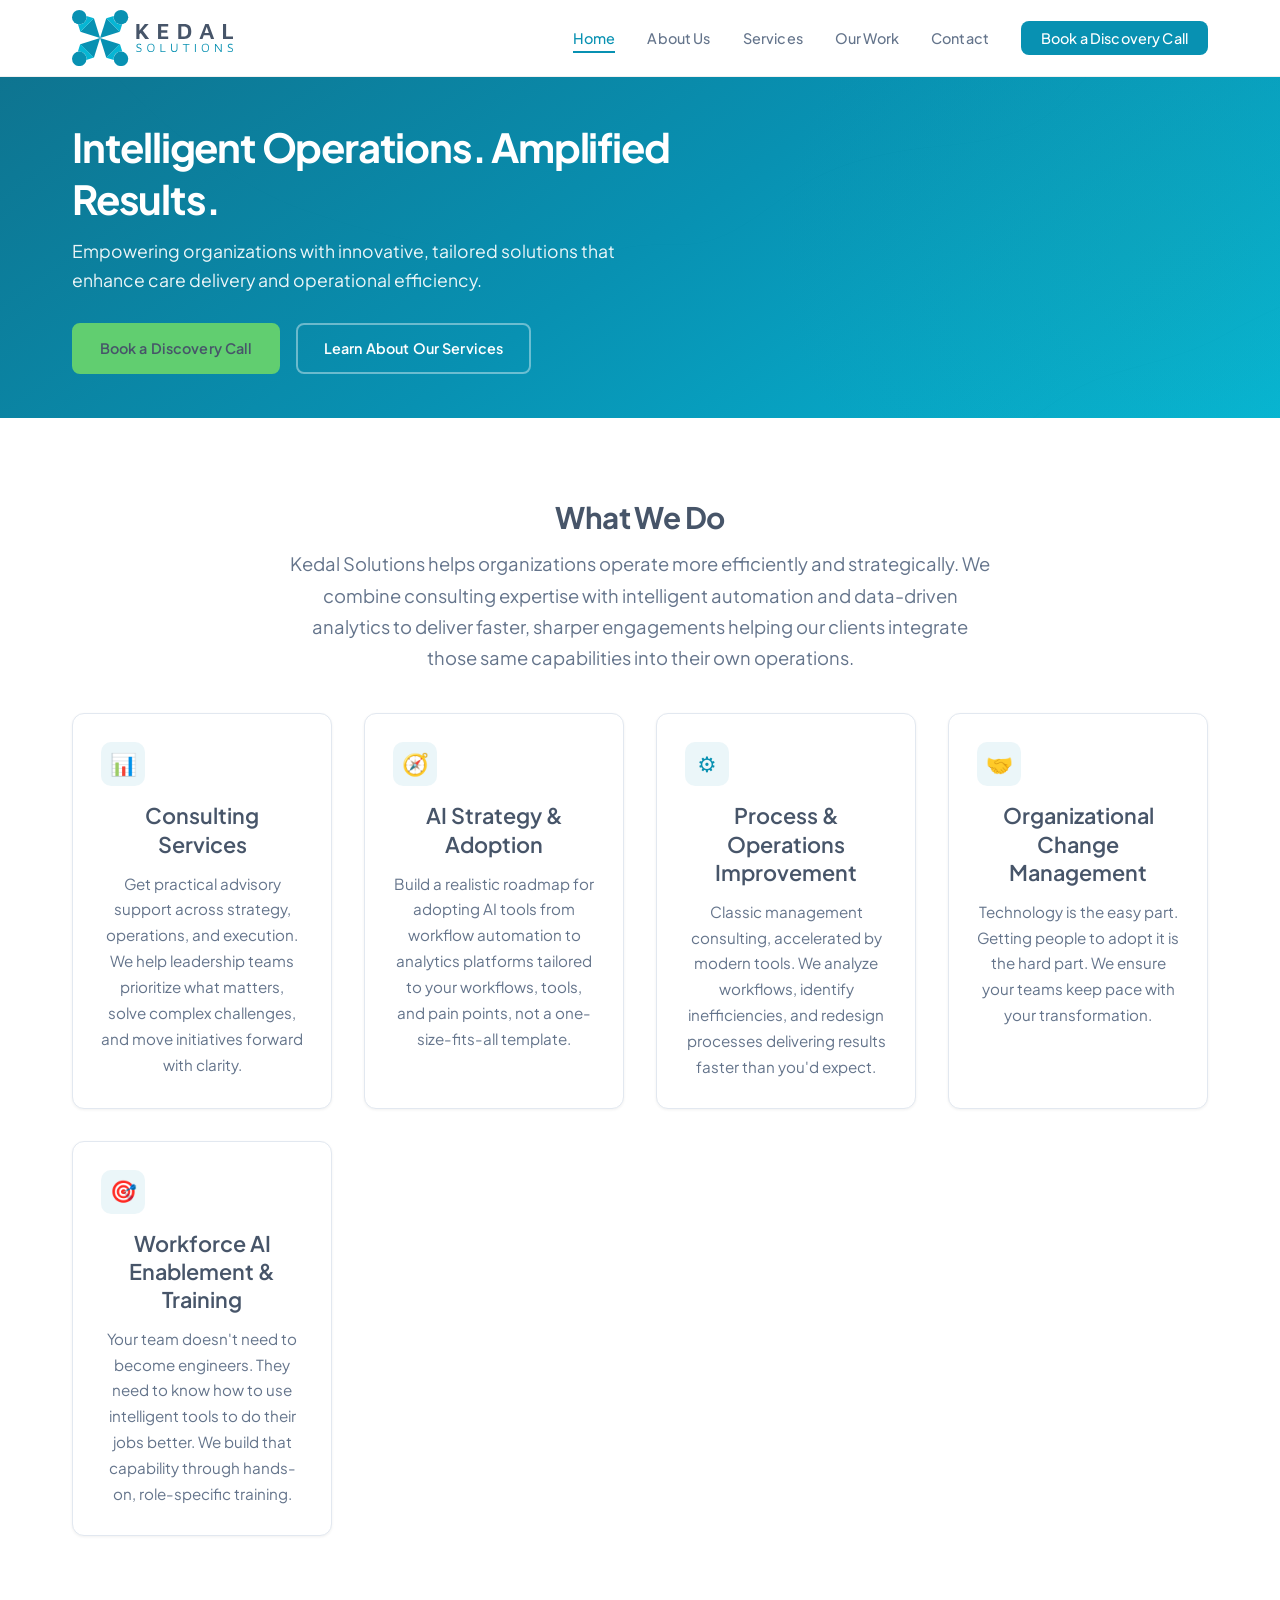
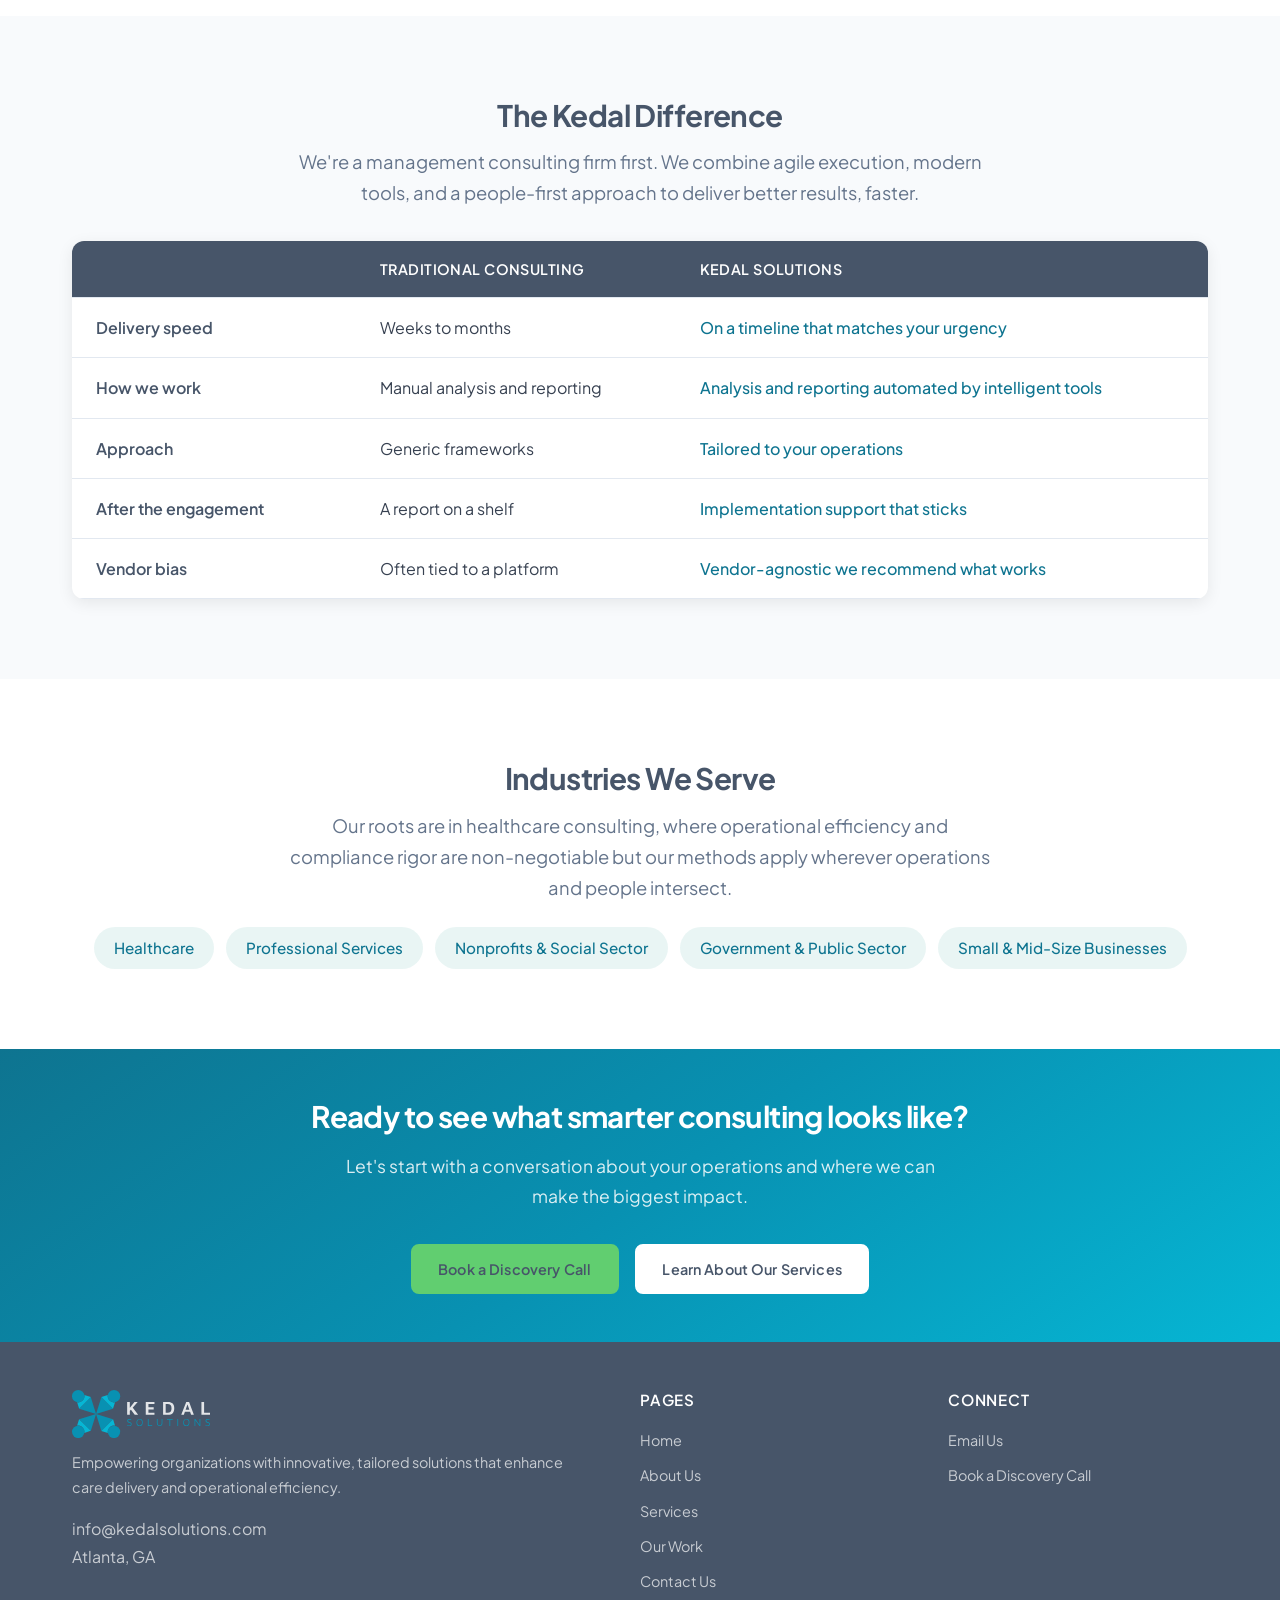
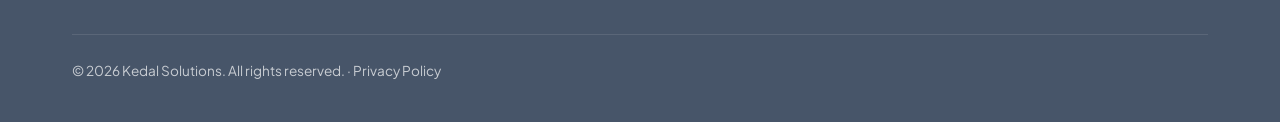
<file: index.html>
<!DOCTYPE html>
<html lang="en">
<head>
  <meta charset="UTF-8">
  <meta name="viewport" content="width=device-width, initial-scale=1.0">
  <title>Kedal Solutions — Intelligent Operations. Amplified Results.</title>
  <meta name="description" content="Management consulting that delivers smarter, faster results — powered by intelligent automation, AI-driven research, and advanced analytics.">
  <link rel="preconnect" href="https://fonts.googleapis.com">
  <link rel="preconnect" href="https://fonts.gstatic.com" crossorigin>
  <link href="https://fonts.googleapis.com/css2?family=Plus+Jakarta+Sans:wght@400;500;600;700&family=Inter:wght@400;500;600;700&display=swap" rel="stylesheet">
  <link rel="icon" type="image/svg+xml" href="images/favicon.svg">
  <link rel="stylesheet" href="css/style.css">
</head>
<body>

  <!-- Navigation -->
  <nav class="navbar">
    <div class="container">
      <a href="index.html" class="navbar__logo"><img src="images/logo.svg" alt="Kedal Solutions"></a>
      <button class="navbar__toggle" aria-label="Toggle menu" aria-expanded="false">
        <span></span><span></span><span></span>
      </button>
      <ul class="navbar__links">
        <li><a href="index.html" class="active">Home</a></li>
        <li><a href="about.html">About Us</a></li>
        <li><a href="services.html">Services</a></li>
        <li><a href="customers.html">Our Work</a></li>
        <li><a href="contact.html">Contact</a></li>
        <li><a href="contact.html" class="navbar__cta">Book a Discovery Call</a></li>
      </ul>
    </div>
  </nav>

  <!-- Hero -->
  <section class="hero">
    <div class="container">
      <h1>Intelligent Operations. Amplified Results.</h1>
      <p class="hero__subtitle">Empowering organizations with innovative, tailored solutions that enhance care delivery and operational efficiency.</p>
      <div class="hero__actions">
        <a href="contact.html" class="btn btn--gold">Book a Discovery Call</a>
        <a href="services.html" class="btn btn--outline" style="color: #fff; border-color: rgba(255,255,255,0.4);">Learn About Our Services</a>
      </div>
    </div>
  </section>

  <!-- What We Do -->
  <section class="section">
    <div class="container text-center">
      <h2>What We Do</h2>
      <p class="section-subtitle">Kedal Solutions helps organizations operate more efficiently and strategically. We combine consulting expertise with intelligent automation and data-driven analytics to deliver faster, sharper engagements helping our clients integrate those same capabilities into their own operations.</p>

      <div class="cards-grid">
        <div class="card">
          <div class="card__icon">📊</div>
          <h3>Consulting Services</h3>
          <p>Get practical advisory support across strategy, operations, and execution. We help leadership teams prioritize what matters, solve complex challenges, and move initiatives forward with clarity.</p>
        </div>
        <div class="card">
          <div class="card__icon">🧭</div>
          <h3>AI Strategy &amp; Adoption</h3>
          <p>Build a realistic roadmap for adopting AI tools from workflow automation to analytics platforms tailored to your workflows, tools, and pain points, not a one-size-fits-all template.</p>
        </div>
        <div class="card">
          <div class="card__icon">⚙️</div>
          <h3>Process &amp; Operations Improvement</h3>
          <p>Classic management consulting, accelerated by modern tools. We analyze workflows, identify inefficiencies, and redesign processes delivering results faster than you'd expect.</p>
        </div>
        <div class="card">
          <div class="card__icon">🤝</div>
          <h3>Organizational Change Management</h3>
          <p>Technology is the easy part. Getting people to adopt it is the hard part. We ensure your teams keep pace with your transformation.</p>
        </div>
        <div class="card">
          <div class="card__icon">🎯</div>
          <h3>Workforce AI Enablement &amp; Training</h3>
          <p>Your team doesn't need to become engineers. They need to know how to use intelligent tools to do their jobs better. We build that capability through hands-on, role-specific training.</p>
        </div>
      </div>
    </div>
  </section>

  <!-- The Kedal Difference -->
  <section class="section section--gray">
    <div class="container">
      <h2 class="text-center">The Kedal Difference</h2>
      <p class="section-subtitle text-center">We're a management consulting firm first. We combine agile execution, modern tools, and a people-first approach to deliver better results, faster.</p>

      <table class="comparison-table">
        <thead>
          <tr>
            <th></th>
            <th>Traditional Consulting</th>
            <th>Kedal Solutions</th>
          </tr>
        </thead>
        <tbody>
          <tr>
            <td>Delivery speed</td>
            <td>Weeks to months</td>
            <td>On a timeline that matches your urgency</td>
          </tr>
          <tr>
            <td>How we work</td>
            <td>Manual analysis and reporting</td>
            <td>Analysis and reporting automated by intelligent tools</td>
          </tr>
          <tr>
            <td>Approach</td>
            <td>Generic frameworks</td>
            <td>Tailored to your operations</td>
          </tr>
          <tr>
            <td>After the engagement</td>
            <td>A report on a shelf</td>
            <td>Implementation support that sticks</td>
          </tr>
          <tr>
            <td>Vendor bias</td>
            <td>Often tied to a platform</td>
            <td>Vendor-agnostic we recommend what works</td>
          </tr>
        </tbody>
      </table>
    </div>
  </section>

  <!-- Industries -->
  <section class="section">
    <div class="container text-center">
      <h2>Industries We Serve</h2>
      <p class="section-subtitle">Our roots are in healthcare consulting, where operational efficiency and compliance rigor are non-negotiable but our methods apply wherever operations and people intersect.</p>
      <ul class="industries-list">
        <li>Healthcare</li>
        <li>Professional Services</li>
        <li>Nonprofits &amp; Social Sector</li>
        <li>Government &amp; Public Sector</li>
        <li>Small &amp; Mid-Size Businesses</li>
      </ul>
    </div>
  </section>

  <!-- CTA Banner -->
  <section class="cta-banner">
    <div class="container">
      <h2>Ready to see what smarter consulting looks like?</h2>
      <p>Let's start with a conversation about your operations and where we can make the biggest impact.</p>
      <div class="cta-banner__actions">
        <a href="contact.html" class="btn btn--gold">Book a Discovery Call</a>
        <a href="services.html" class="btn btn--white">Learn About Our Services</a>
      </div>
    </div>
  </section>

  <!-- Footer -->
  <footer class="footer">
    <div class="container">
      <div class="footer__grid">
        <div>
          <div class="footer__brand"><img src="images/logo-light.svg" alt="Kedal Solutions"></div>
          <p class="footer__tagline">Empowering organizations with innovative, tailored solutions that enhance care delivery and operational efficiency.</p>
          <p>info@kedalsolutions.com<br>Atlanta, GA</p>
        </div>
        <div>
          <h4>Pages</h4>
          <ul class="footer__links">
            <li><a href="index.html">Home</a></li>
            <li><a href="about.html">About Us</a></li>
            <li><a href="services.html">Services</a></li>
            <li><a href="customers.html">Our Work</a></li>
            <li><a href="contact.html">Contact Us</a></li>
          </ul>
        </div>
        <div>
          <h4>Connect</h4>
          <ul class="footer__links">
            <li><a href="mailto:info@kedalsolutions.com">Email Us</a></li>
            <li><a href="contact.html">Book a Discovery Call</a></li>
          </ul>
        </div>
      </div>
      <div class="footer__bottom">
        <p>&copy; 2026 Kedal Solutions. All rights reserved. · Privacy Policy</p>
      </div>
    </div>
  </footer>

  <script src="js/main.js"></script>
</body>
</html>
</file>
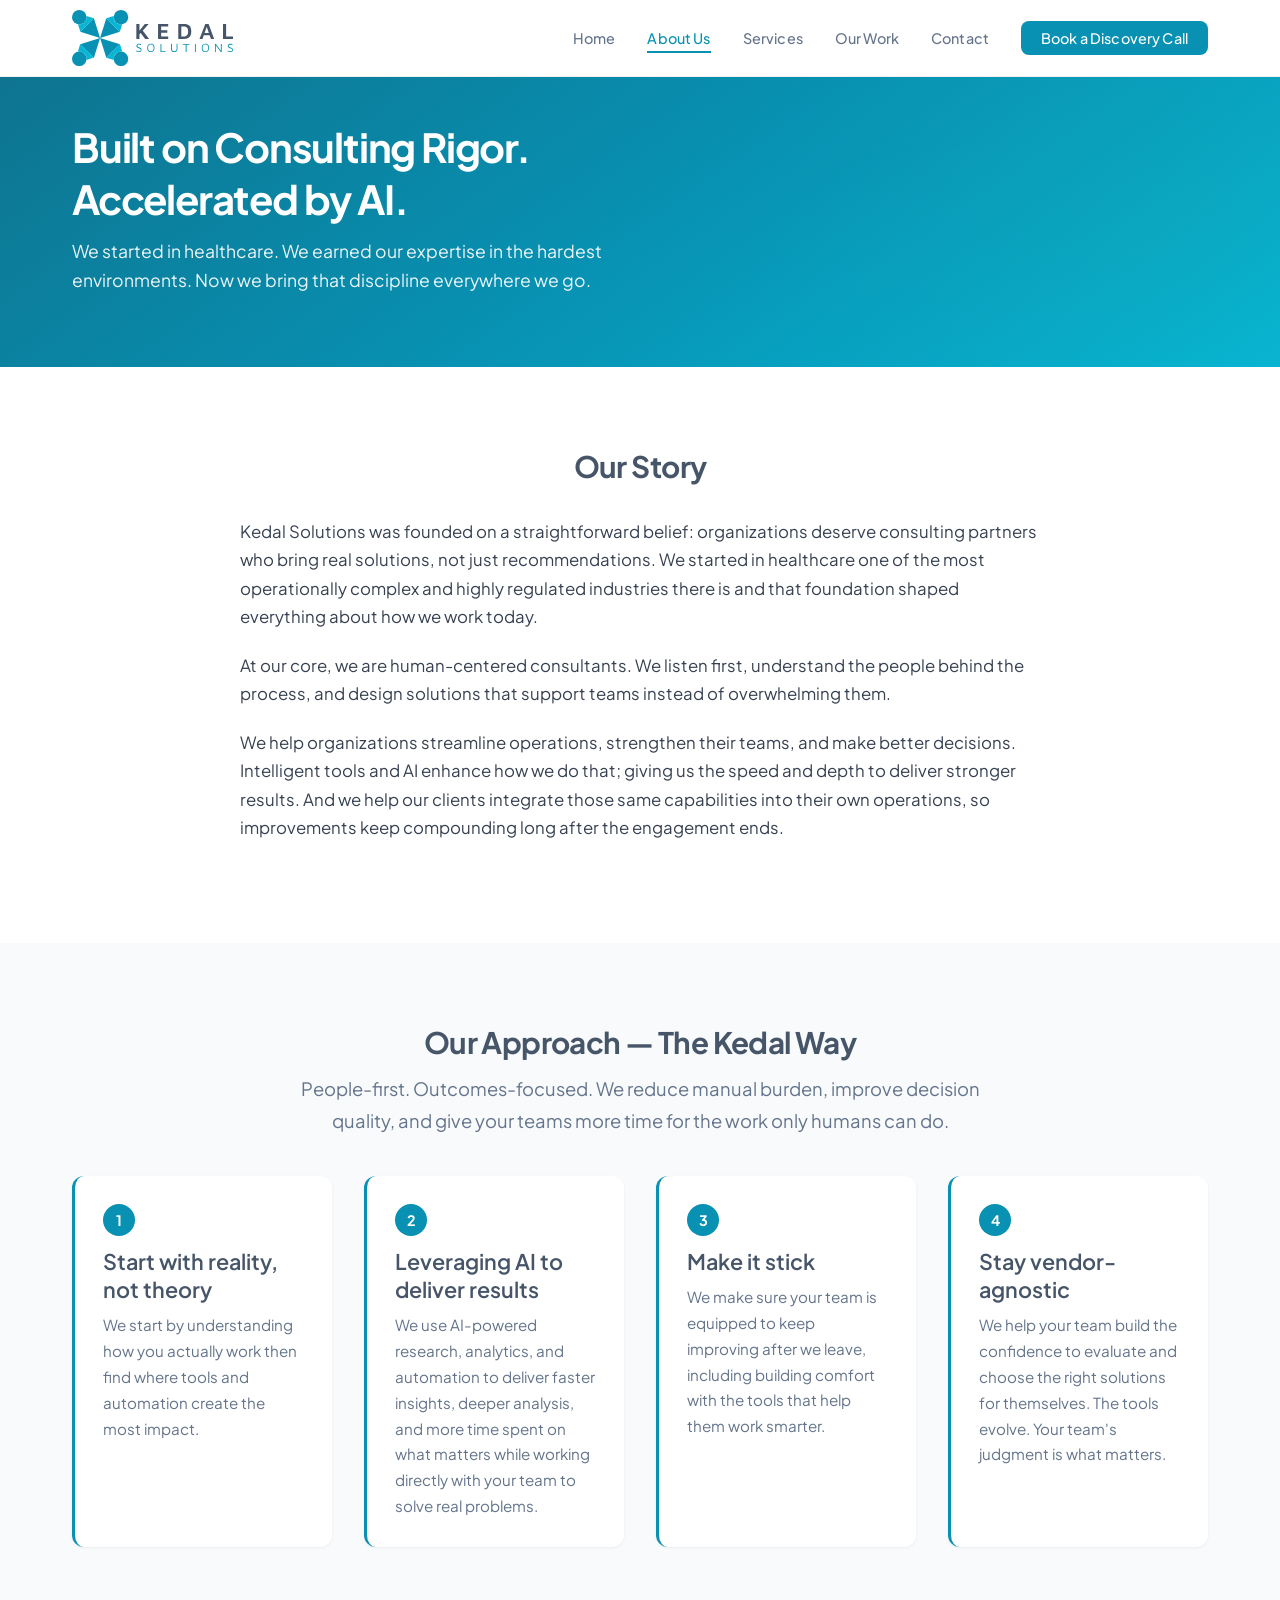
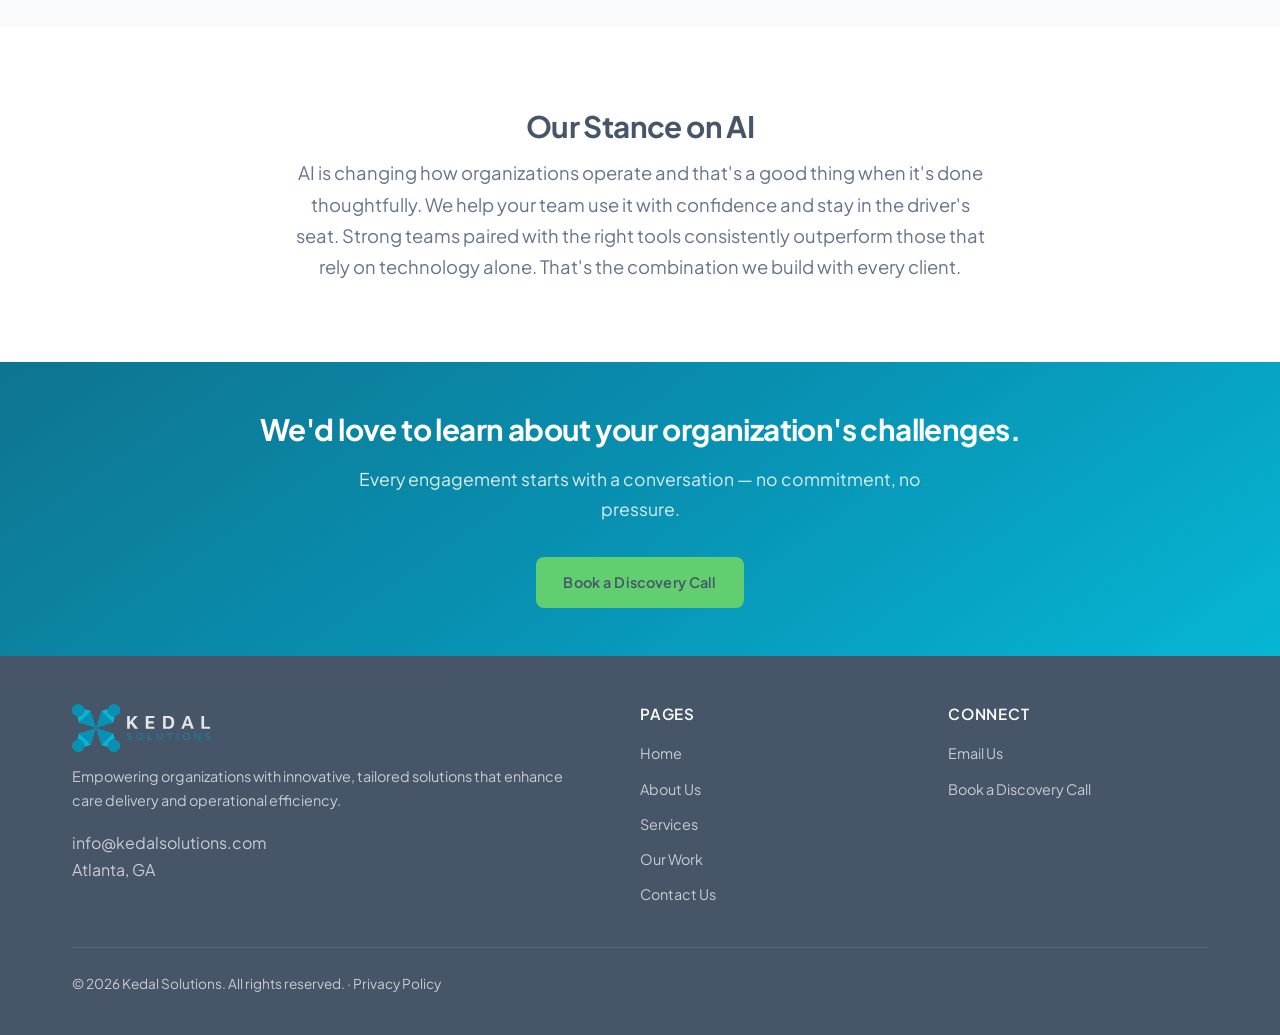
<file: about.html>
<!DOCTYPE html>
<html lang="en">
<head>
  <meta charset="UTF-8">
  <meta name="viewport" content="width=device-width, initial-scale=1.0">
  <title>About Us — Kedal Solutions</title>
  <meta name="description" content="Built on consulting rigor. Accelerated by AI. Learn about Kedal Solutions' story, approach, and values.">
  <link rel="preconnect" href="https://fonts.googleapis.com">
  <link rel="preconnect" href="https://fonts.gstatic.com" crossorigin>
  <link href="https://fonts.googleapis.com/css2?family=Plus+Jakarta+Sans:wght@400;500;600;700&family=Inter:wght@400;500;600;700&display=swap" rel="stylesheet">
  <link rel="icon" type="image/svg+xml" href="images/favicon.svg">
  <link rel="stylesheet" href="css/style.css">
</head>
<body>

  <!-- Navigation -->
  <nav class="navbar">
    <div class="container">
      <a href="index.html" class="navbar__logo"><img src="images/logo.svg" alt="Kedal Solutions"></a>
      <button class="navbar__toggle" aria-label="Toggle menu" aria-expanded="false">
        <span></span><span></span><span></span>
      </button>
      <ul class="navbar__links">
        <li><a href="index.html">Home</a></li>
        <li><a href="about.html">About Us</a></li>
        <li><a href="services.html">Services</a></li>
        <li><a href="customers.html">Our Work</a></li>
        <li><a href="contact.html">Contact</a></li>
        <li><a href="contact.html" class="navbar__cta">Book a Discovery Call</a></li>
      </ul>
    </div>
  </nav>

  <!-- Hero -->
  <section class="hero">
    <div class="container">
      <h1>Built on Consulting Rigor. Accelerated by AI.</h1>
      <p class="hero__subtitle">We started in healthcare. We earned our expertise in the hardest environments. Now we bring that discipline everywhere we go.</p>
    </div>
  </section>

  <!-- Our Story -->
  <section class="section">
    <div class="container">
      <h2 class="text-center">Our Story</h2>
      <div class="story-block" style="margin-top: 2rem;">
        <p>Kedal Solutions was founded on a straightforward belief: organizations deserve consulting partners who bring real solutions, not just recommendations. We started in healthcare one of the most operationally complex and highly regulated industries there is and that foundation shaped everything about how we work today.</p>
        <p>At our core, we are human-centered consultants. We listen first, understand the people behind the process, and design solutions that support teams instead of overwhelming them.</p>
        <p>We help organizations streamline operations, strengthen their teams, and make better decisions. Intelligent tools and AI enhance how we do that; giving us the speed and depth to deliver stronger results. And we help our clients integrate those same capabilities into their own operations, so improvements keep compounding long after the engagement ends.</p>
      </div>
    </div>
  </section>

  <!-- Our Approach -->
  <section class="section section--gray">
    <div class="container">
      <h2 class="text-center">Our Approach — The Kedal Way</h2>
      <p class="section-subtitle text-center">People-first. Outcomes-focused. We reduce manual burden, improve decision quality, and give your teams more time for the work only humans can do.</p>
      <div class="approach-grid">
        <div class="approach-step">
          <div class="approach-step__number">1</div>
          <h3>Start with reality, not theory</h3>
          <p>We start by understanding how you actually work then find where tools and automation create the most impact.</p>
        </div>
        <div class="approach-step">
          <div class="approach-step__number">2</div>
          <h3>Leveraging AI to deliver results</h3>
          <p>We use AI-powered research, analytics, and automation to deliver faster insights, deeper analysis, and more time spent on what matters while working directly with your team to solve real problems.</p>
        </div>
        <div class="approach-step">
          <div class="approach-step__number">3</div>
          <h3>Make it stick</h3>
          <p>We make sure your team is equipped to keep improving after we leave, including building comfort with the tools that help them work smarter.</p>
        </div>
        <div class="approach-step">
          <div class="approach-step__number">4</div>
          <h3>Stay vendor-agnostic</h3>
          <p>We help your team build the confidence to evaluate and choose the right solutions for themselves. The tools evolve. Your team's judgment is what matters.</p>
        </div>
      </div>
    </div>
  </section>

  <!-- Our Stance on AI -->
  <section class="section">
    <div class="container text-center">
      <h2>Our Stance on AI</h2>
      <p class="section-subtitle">AI is changing how organizations operate and that's a good thing when it's done thoughtfully. We help your team use it with confidence and stay in the driver's seat. Strong teams paired with the right tools consistently outperform those that rely on technology alone. That's the combination we build with every client.</p>
    </div>
  </section>


  <!-- CTA -->
  <section class="cta-banner">
    <div class="container">
      <h2>We'd love to learn about your organization's challenges.</h2>
      <p>Every engagement starts with a conversation — no commitment, no pressure.</p>
      <div class="cta-banner__actions">
        <a href="contact.html" class="btn btn--gold">Book a Discovery Call</a>
      </div>
    </div>
  </section>

  <!-- Footer -->
  <footer class="footer">
    <div class="container">
      <div class="footer__grid">
        <div>
          <div class="footer__brand"><img src="images/logo-light.svg" alt="Kedal Solutions"></div>
          <p class="footer__tagline">Empowering organizations with innovative, tailored solutions that enhance care delivery and operational efficiency.</p>
          <p>info@kedalsolutions.com<br>Atlanta, GA</p>
        </div>
        <div>
          <h4>Pages</h4>
          <ul class="footer__links">
            <li><a href="index.html">Home</a></li>
            <li><a href="about.html">About Us</a></li>
            <li><a href="services.html">Services</a></li>
            <li><a href="customers.html">Our Work</a></li>
            <li><a href="contact.html">Contact Us</a></li>
          </ul>
        </div>
        <div>
          <h4>Connect</h4>
          <ul class="footer__links">
            <li><a href="mailto:info@kedalsolutions.com">Email Us</a></li>
            <li><a href="contact.html">Book a Discovery Call</a></li>
          </ul>
        </div>
      </div>
      <div class="footer__bottom">
        <p>&copy; 2026 Kedal Solutions. All rights reserved. · Privacy Policy</p>
      </div>
    </div>
  </footer>

  <script src="js/main.js"></script>
</body>
</html>
</file>
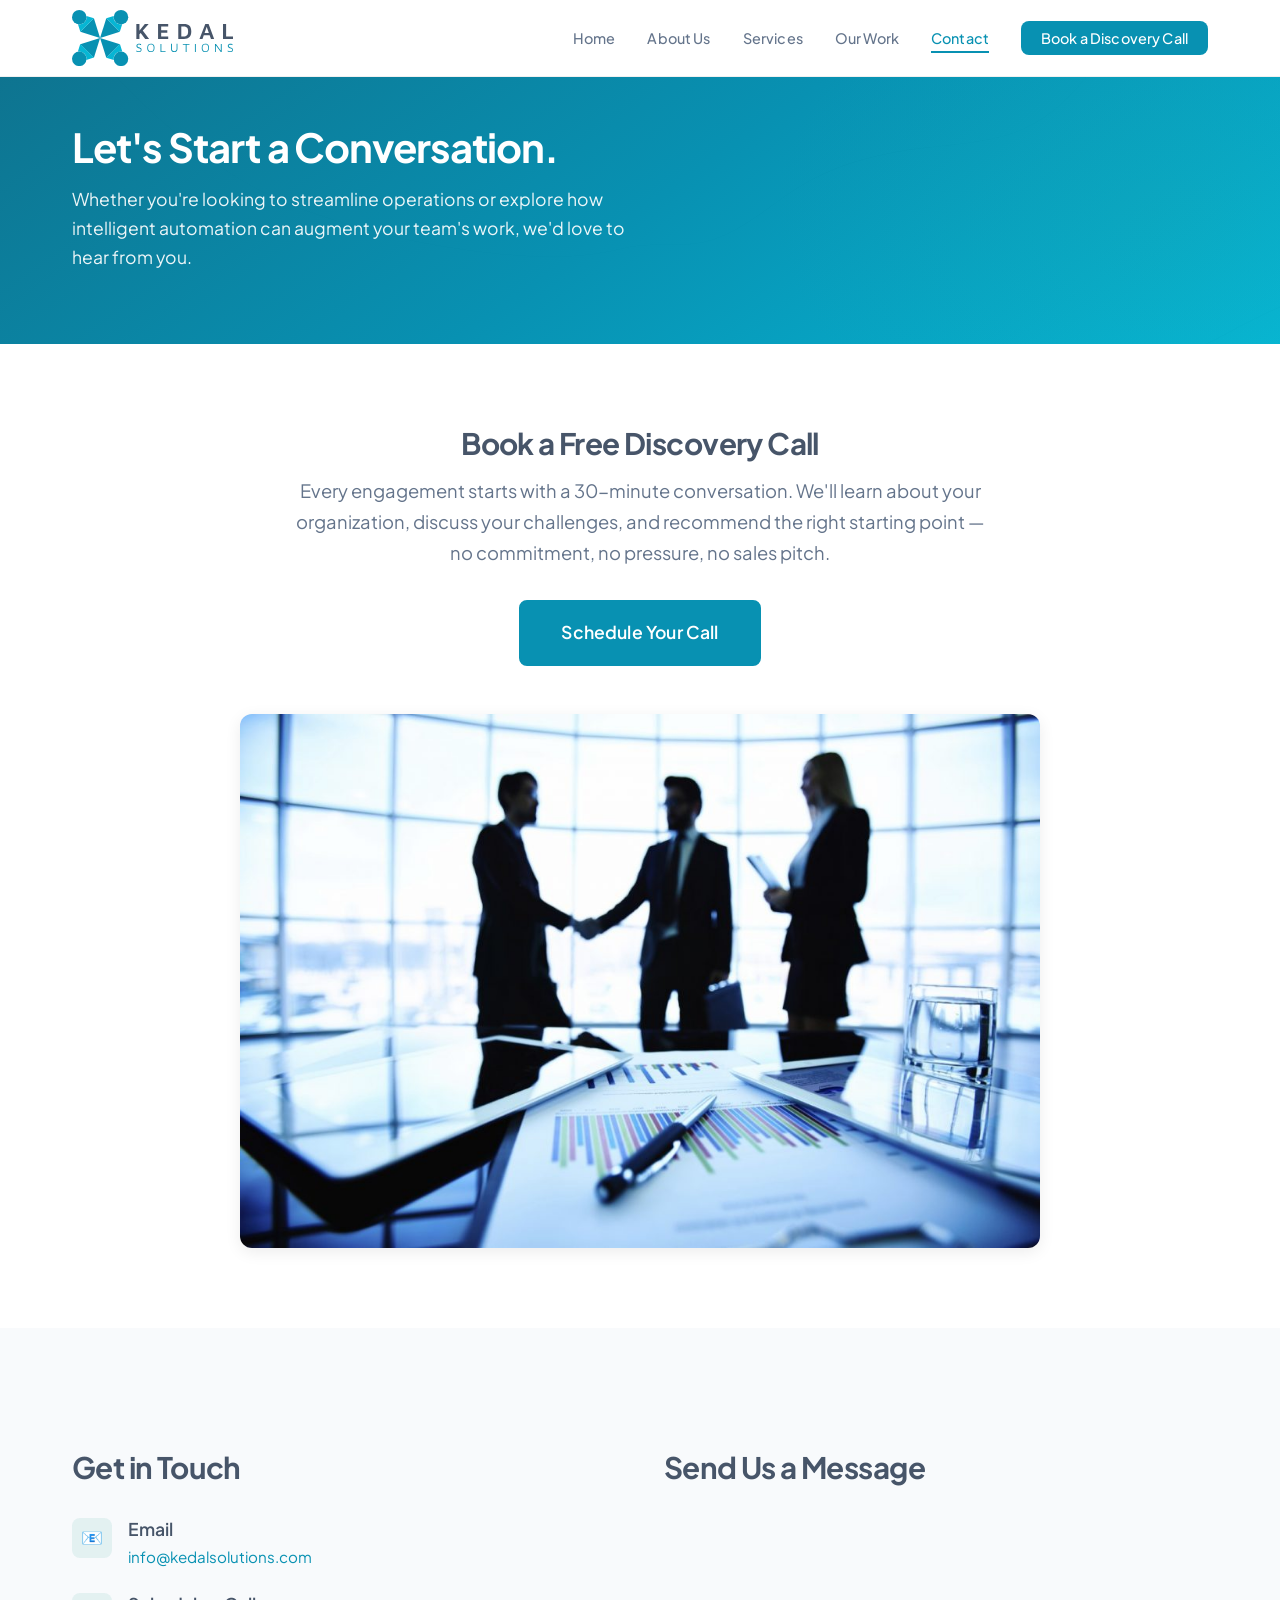
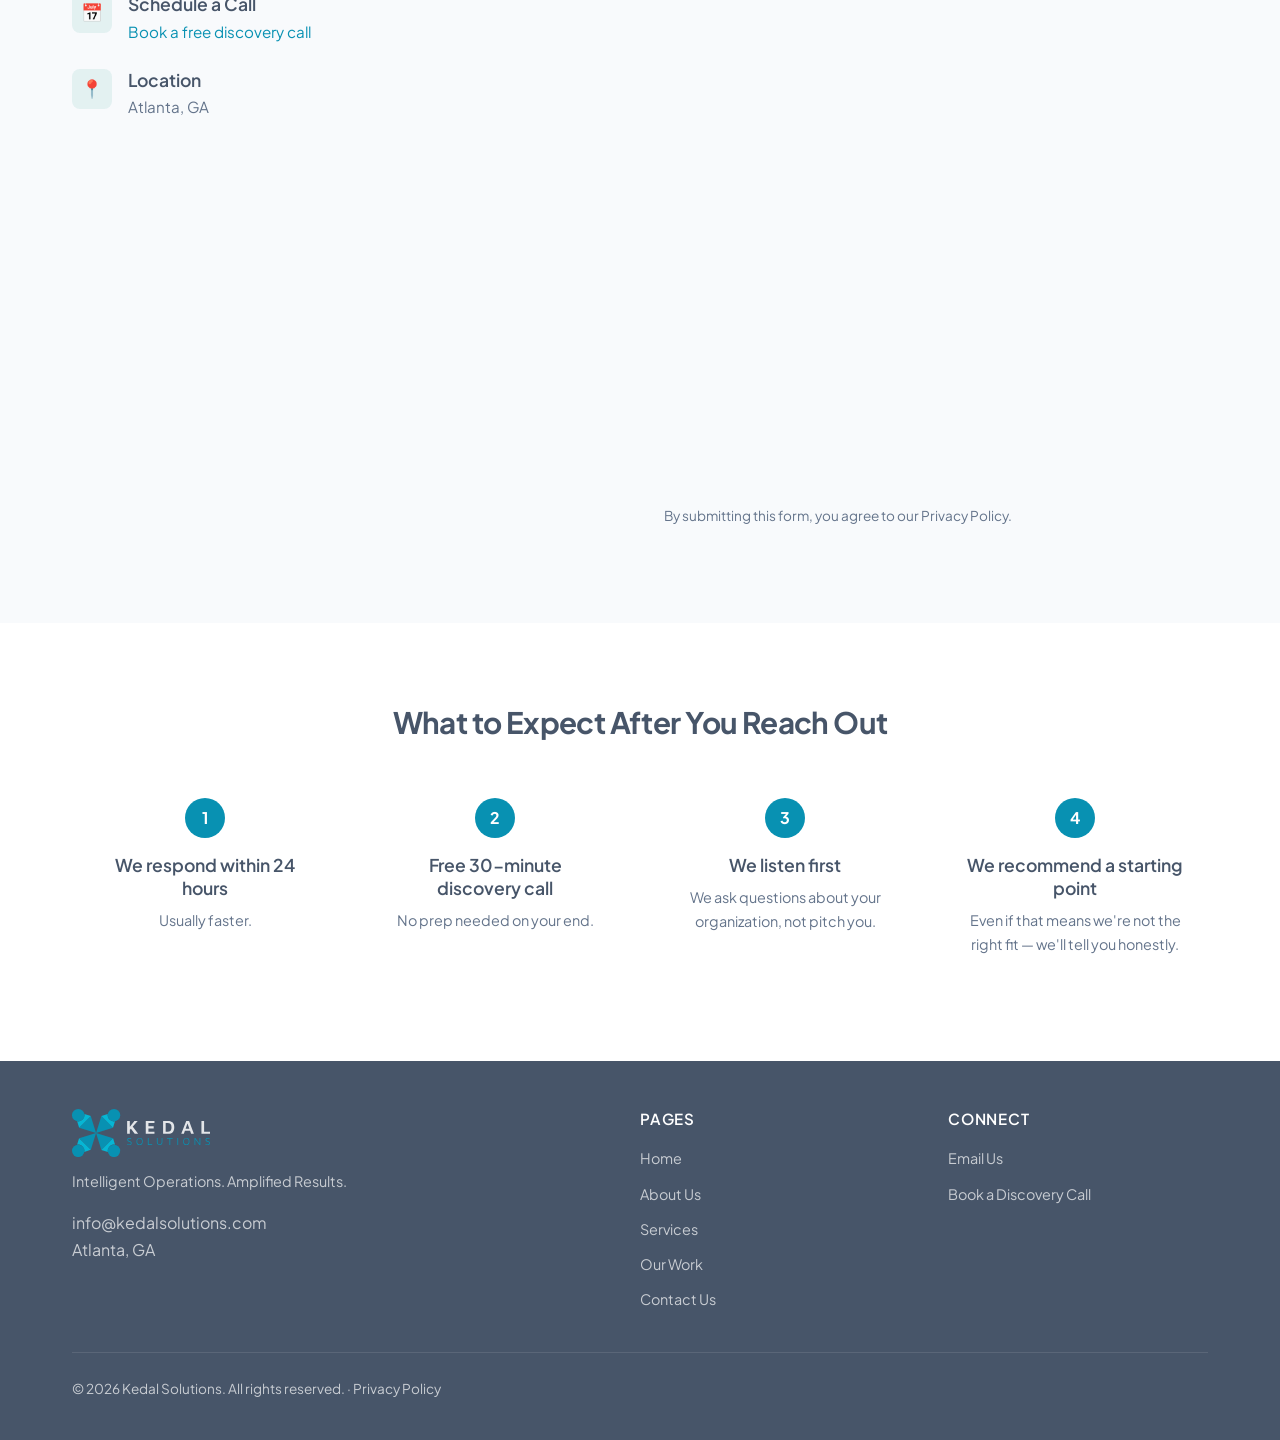
<file: contact.html>
<!DOCTYPE html>
<html lang="en">
<head>
  <meta charset="UTF-8">
  <meta name="viewport" content="width=device-width, initial-scale=1.0">
  <title>Contact Us — Kedal Solutions</title>
  <meta name="description" content="Let's start a conversation. Book a free discovery call or reach out to Kedal Solutions.">
  <link rel="preconnect" href="https://fonts.googleapis.com">
  <link rel="preconnect" href="https://fonts.gstatic.com" crossorigin>
  <link href="https://fonts.googleapis.com/css2?family=Plus+Jakarta+Sans:wght@400;500;600;700&family=Inter:wght@400;500;600;700&display=swap" rel="stylesheet">
  <link rel="icon" type="image/svg+xml" href="images/favicon.svg">
  <link rel="stylesheet" href="css/style.css">
</head>
<body>

  <!-- Navigation -->
  <nav class="navbar">
    <div class="container">
      <a href="index.html" class="navbar__logo"><img src="images/logo.svg" alt="Kedal Solutions"></a>
      <button class="navbar__toggle" aria-label="Toggle menu" aria-expanded="false">
        <span></span><span></span><span></span>
      </button>
      <ul class="navbar__links">
        <li><a href="index.html">Home</a></li>
        <li><a href="about.html">About Us</a></li>
        <li><a href="services.html">Services</a></li>
        <li><a href="customers.html">Our Work</a></li>
        <li><a href="contact.html">Contact</a></li>
        <li><a href="contact.html" class="navbar__cta">Book a Discovery Call</a></li>
      </ul>
    </div>
  </nav>

  <!-- Hero -->
  <section class="hero">
    <div class="container">
      <h1>Let's Start a Conversation.</h1>
      <p class="hero__subtitle">Whether you're looking to streamline operations or explore how intelligent automation can augment your team's work, we'd love to hear from you.</p>
    </div>
  </section>

  <!-- Discovery Call CTA -->
  <section class="section">
    <div class="container text-center">
      <h2>Book a Free Discovery Call</h2>
      <p class="section-subtitle">Every engagement starts with a 30-minute conversation. We'll learn about your organization, discuss your challenges, and recommend the right starting point — no commitment, no pressure, no sales pitch.</p>
      <div style="margin-top: 2rem;">
        <a href="https://meetings-na2.hubspot.com/kechia" target="_blank" rel="noopener" class="btn btn--primary" style="font-size: 1.1rem; padding: 1rem 2.5rem;">Schedule Your Call</a>
      </div>
      <div style="margin-top: 3rem; border-radius: 12px; overflow: hidden; box-shadow: 0 4px 16px rgba(0,0,0,0.08); max-width: 800px; margin-left: auto; margin-right: auto;">
        <img src="images/business-meeting.jpg" alt="Professional consultation" style="width: 100%; height: auto; display: block;">
      </div>
    </div>
  </section>

  <!-- Contact Info + Form -->
  <section class="section section--gray">
    <div class="container">
      <div class="contact-grid">
        <!-- Left: Info -->
        <div>
          <h2>Get in Touch</h2>
          <div style="margin-top: 2rem;">
            <div class="contact-info__item">
              <div class="contact-info__icon">📧</div>
              <div class="contact-info__text">
                <h4>Email</h4>
                <p><a href="mailto:info@kedalsolutions.com">info@kedalsolutions.com</a></p>
              </div>
            </div>
            <div class="contact-info__item">
              <div class="contact-info__icon">📅</div>
              <div class="contact-info__text">
                <h4>Schedule a Call</h4>
                <p><a href="https://meetings-na2.hubspot.com/kechia" target="_blank" rel="noopener">Book a free discovery call</a></p>
              </div>
            </div>
            <div class="contact-info__item">
              <div class="contact-info__icon">📍</div>
              <div class="contact-info__text">
                <h4>Location</h4>
                <p>Atlanta, GA</p>
              </div>
            </div>
          </div>
        </div>

        <!-- Right: HubSpot Form -->
        <div>
          <h2>Send Us a Message</h2>
          <div style="margin-top: 2rem; max-height: 570px; overflow: hidden;" id="hubspot-form-container">
            <iframe src="https://share-na2.hsforms.com/1_9s_K_n_SNWQT6NTmgd6ag427g0j" style="width: 100%; min-height: 750px; border: none;" title="Contact Form"></iframe>
          </div>
          <p style="margin-top: 1rem; font-size: 0.85rem; color: var(--gray-500);">By submitting this form, you agree to our Privacy Policy.</p>
        </div>
      </div>
    </div>
  </section>

  <!-- What to Expect -->
  <section class="section">
    <div class="container text-center">
      <h2>What to Expect After You Reach Out</h2>
      <div class="expect-steps">
        <div class="expect-step">
          <div class="expect-step__number">1</div>
          <h4>We respond within 24 hours</h4>
          <p>Usually faster.</p>
        </div>
        <div class="expect-step">
          <div class="expect-step__number">2</div>
          <h4>Free 30-minute discovery call</h4>
          <p>No prep needed on your end.</p>
        </div>
        <div class="expect-step">
          <div class="expect-step__number">3</div>
          <h4>We listen first</h4>
          <p>We ask questions about your organization, not pitch you.</p>
        </div>
        <div class="expect-step">
          <div class="expect-step__number">4</div>
          <h4>We recommend a starting point</h4>
          <p>Even if that means we're not the right fit — we'll tell you honestly.</p>
        </div>
      </div>
    </div>
  </section>

  <!-- Footer -->
  <footer class="footer">
    <div class="container">
      <div class="footer__grid">
        <div>
          <div class="footer__brand"><img src="images/logo-light.svg" alt="Kedal Solutions"></div>
          <p class="footer__tagline">Intelligent Operations. Amplified Results.</p>
          <p>info@kedalsolutions.com<br>Atlanta, GA</p>
        </div>
        <div>
          <h4>Pages</h4>
          <ul class="footer__links">
            <li><a href="index.html">Home</a></li>
            <li><a href="about.html">About Us</a></li>
            <li><a href="services.html">Services</a></li>
            <li><a href="customers.html">Our Work</a></li>
            <li><a href="contact.html">Contact Us</a></li>
          </ul>
        </div>
        <div>
          <h4>Connect</h4>
          <ul class="footer__links">
            <li><a href="mailto:info@kedalsolutions.com">Email Us</a></li>
            <li><a href="contact.html">Book a Discovery Call</a></li>
          </ul>
        </div>
      </div>
      <div class="footer__bottom">
        <p>&copy; 2026 Kedal Solutions. All rights reserved. · Privacy Policy</p>
      </div>
    </div>
  </footer>

  <script src="js/main.js"></script>
</body>
</html>
</file>
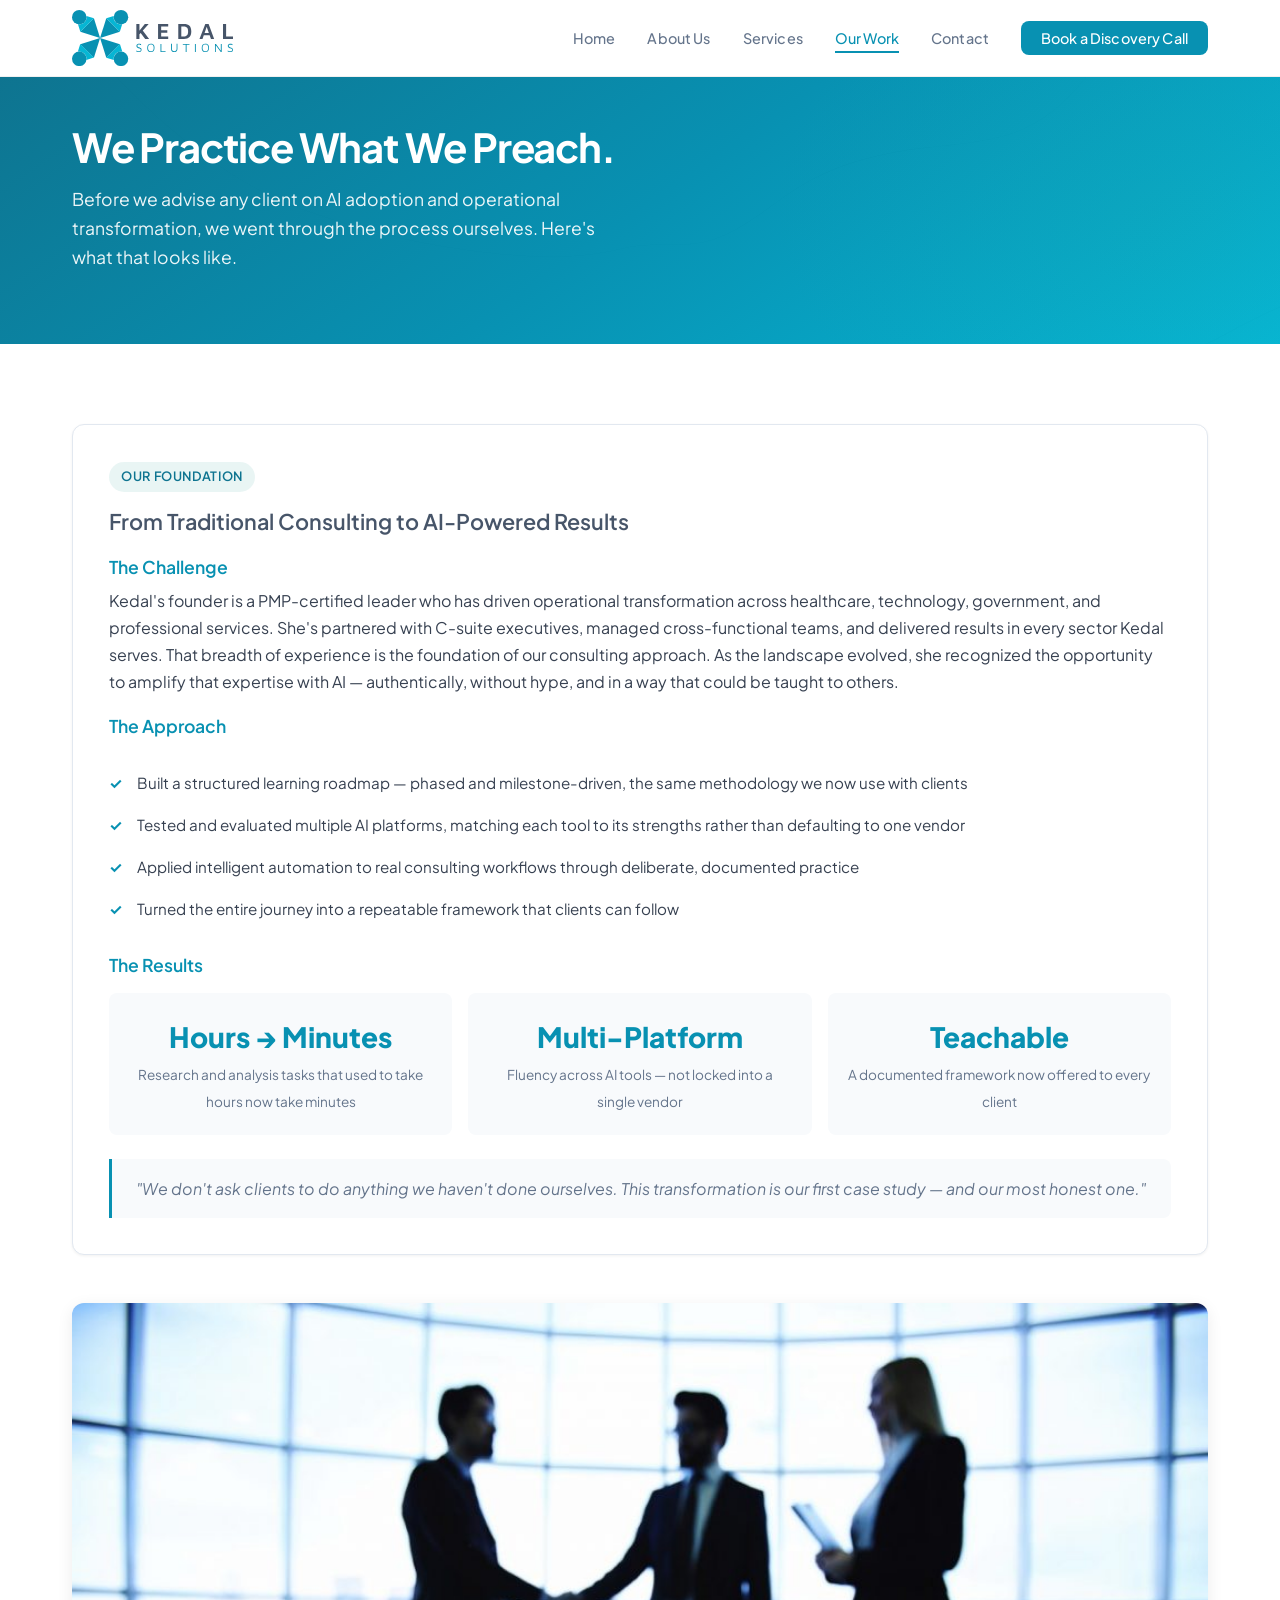
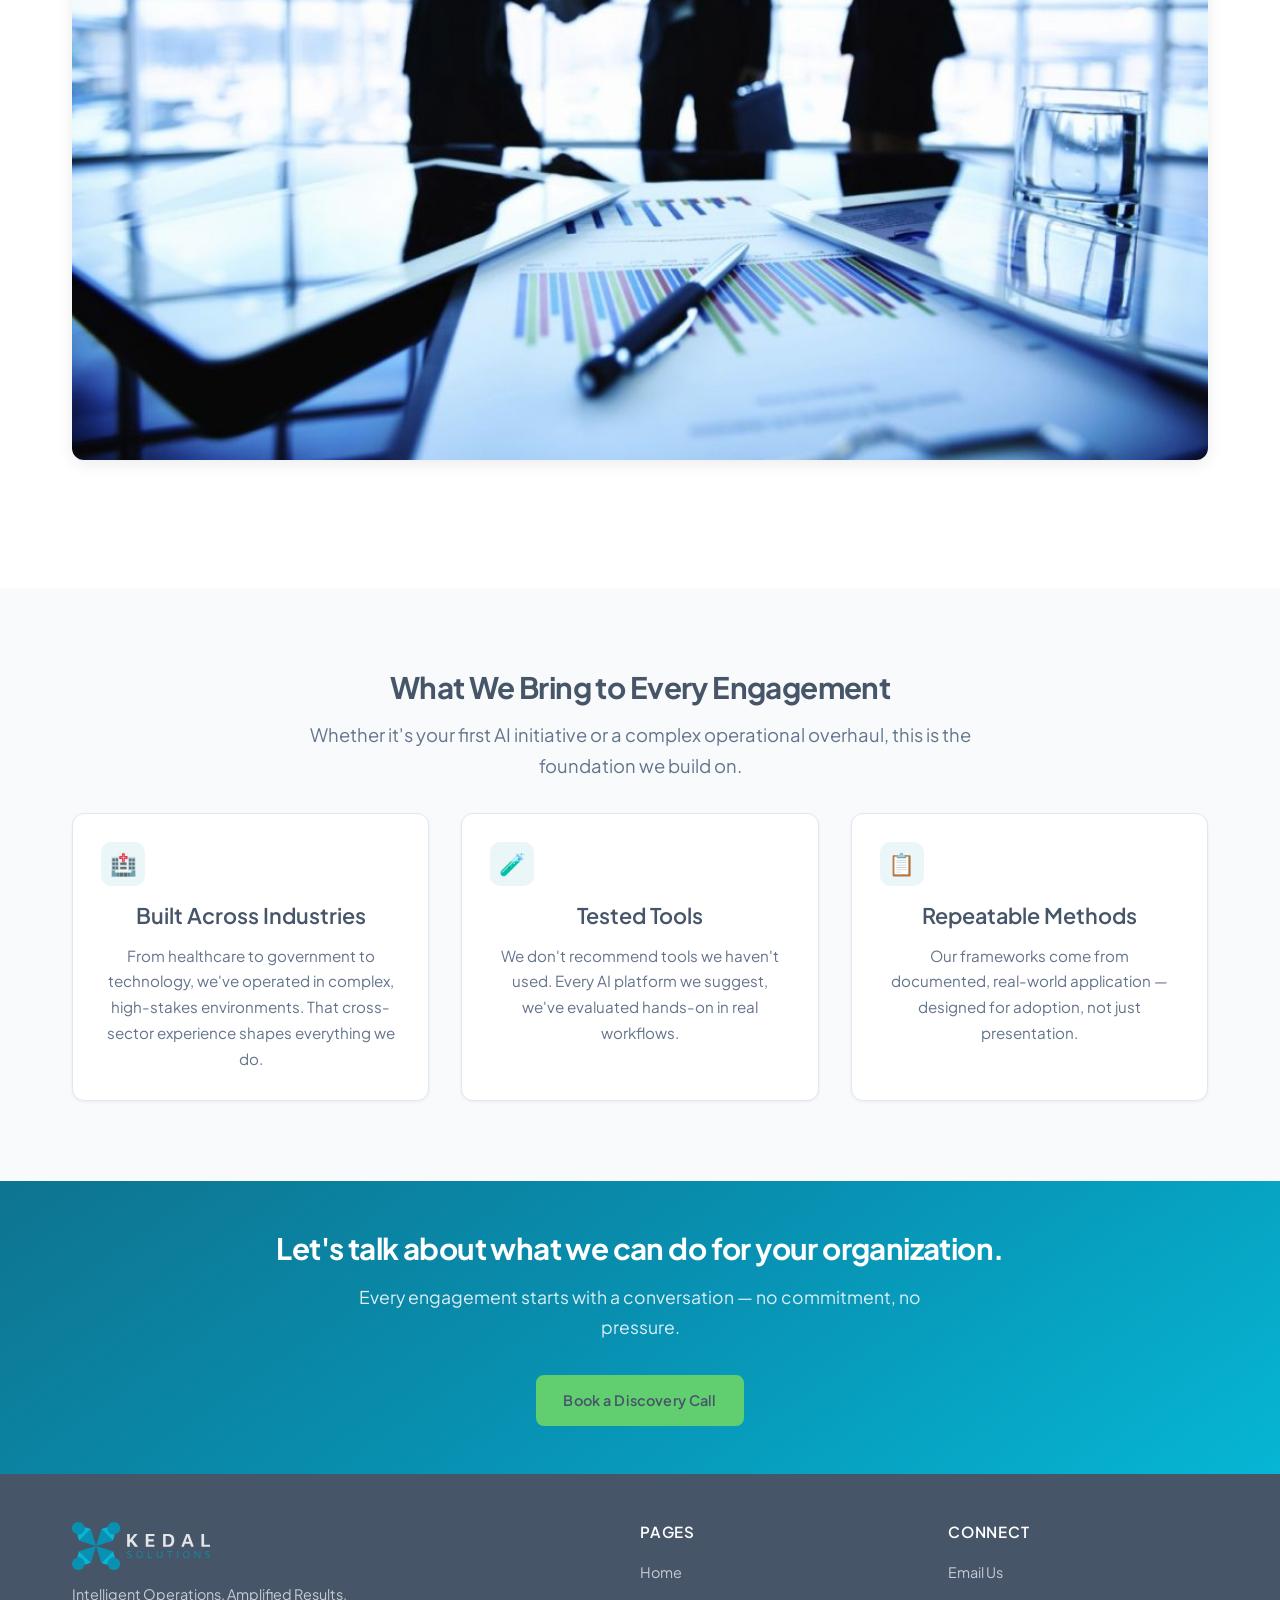
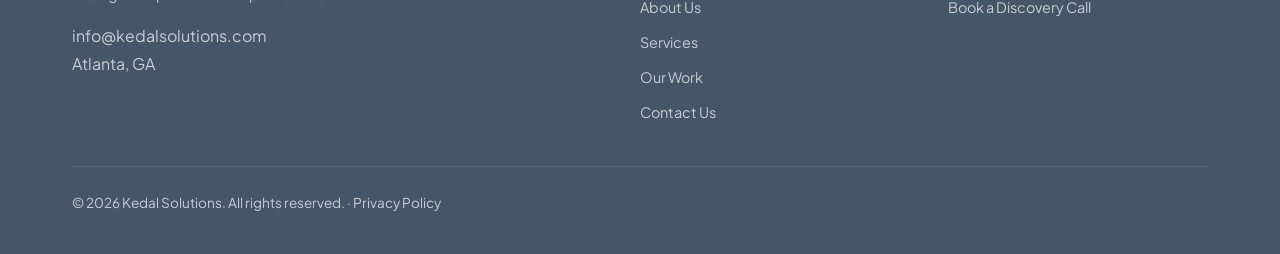
<file: customers.html>
<!DOCTYPE html>
<html lang="en">
<head>
  <meta charset="UTF-8">
  <meta name="viewport" content="width=device-width, initial-scale=1.0">
  <title>Our Work — Kedal Solutions</title>
  <meta name="description" content="See how Kedal Solutions applies AI-powered consulting to real operational challenges — starting with our own transformation.">
  <link rel="preconnect" href="https://fonts.googleapis.com">
  <link rel="preconnect" href="https://fonts.gstatic.com" crossorigin>
  <link href="https://fonts.googleapis.com/css2?family=Plus+Jakarta+Sans:wght@400;500;600;700&family=Inter:wght@400;500;600;700&display=swap" rel="stylesheet">
  <link rel="icon" type="image/svg+xml" href="images/favicon.svg">
  <link rel="stylesheet" href="css/style.css">
</head>
<body>

  <!-- Navigation -->
  <nav class="navbar">
    <div class="container">
      <a href="index.html" class="navbar__logo"><img src="images/logo.svg" alt="Kedal Solutions"></a>
      <button class="navbar__toggle" aria-label="Toggle menu" aria-expanded="false">
        <span></span><span></span><span></span>
      </button>
      <ul class="navbar__links">
        <li><a href="index.html">Home</a></li>
        <li><a href="about.html">About Us</a></li>
        <li><a href="services.html">Services</a></li>
        <li><a href="customers.html">Our Work</a></li>
        <li><a href="contact.html">Contact</a></li>
        <li><a href="contact.html" class="navbar__cta">Book a Discovery Call</a></li>
      </ul>
    </div>
  </nav>

  <!-- Hero -->
  <section class="hero">
    <div class="container">
      <h1>We Practice What We Preach.</h1>
      <p class="hero__subtitle">Before we advise any client on AI adoption and operational transformation, we went through the process ourselves. Here's what that looks like.</p>
    </div>
  </section>

  <!-- Founder's Transformation -->
  <section class="section">
    <div class="container">
      <div class="case-study">
        <span class="case-study__label">Our Foundation</span>
        <h3>From Traditional Consulting to AI-Powered Results</h3>

        <div class="case-study__section">
          <h4>The Challenge</h4>
          <p>Kedal's founder is a PMP-certified leader who has driven operational transformation across healthcare, technology, government, and professional services. She's partnered with C-suite executives, managed cross-functional teams, and delivered results in every sector Kedal serves. That breadth of experience is the foundation of our consulting approach. As the landscape evolved, she recognized the opportunity to amplify that expertise with AI — authentically, without hype, and in a way that could be taught to others.</p>
        </div>

        <div class="case-study__section">
          <h4>The Approach</h4>
          <ul class="deliverables-list">
            <li>Built a structured learning roadmap — phased and milestone-driven, the same methodology we now use with clients</li>
            <li>Tested and evaluated multiple AI platforms, matching each tool to its strengths rather than defaulting to one vendor</li>
            <li>Applied intelligent automation to real consulting workflows through deliberate, documented practice</li>
            <li>Turned the entire journey into a repeatable framework that clients can follow</li>
          </ul>
        </div>

        <div class="case-study__section">
          <h4>The Results</h4>
          <div class="case-study__results">
            <div class="result-stat">
              <span class="result-stat__number">Hours → Minutes</span>
              <span class="result-stat__label">Research and analysis tasks that used to take hours now take minutes</span>
            </div>
            <div class="result-stat">
              <span class="result-stat__number">Multi-Platform</span>
              <span class="result-stat__label">Fluency across AI tools — not locked into a single vendor</span>
            </div>
            <div class="result-stat">
              <span class="result-stat__number">Teachable</span>
              <span class="result-stat__label">A documented framework now offered to every client</span>
            </div>
          </div>
        </div>

        <blockquote>
          "We don't ask clients to do anything we haven't done ourselves. This transformation is our first case study — and our most honest one."
        </blockquote>
      </div>

      <div style="margin: 3rem 0; border-radius: 12px; overflow: hidden; box-shadow: 0 4px 16px rgba(0,0,0,0.08);">
        <img src="images/business-meeting.jpg" alt="Professional business partnership" style="width: 100%; height: auto; display: block;">
      </div>
    </div>
  </section>

  <!-- What We Bring to Every Engagement -->
  <section class="section section--gray">
    <div class="container text-center">
      <h2>What We Bring to Every Engagement</h2>
      <p class="section-subtitle">Whether it's your first AI initiative or a complex operational overhaul, this is the foundation we build on.</p>
      <div class="cards-grid" style="margin-top: 2rem;">
        <div class="card">
          <div class="card__icon">🏥</div>
          <h3>Built Across Industries</h3>
          <p>From healthcare to government to technology, we've operated in complex, high-stakes environments. That cross-sector experience shapes everything we do.</p>
        </div>
        <div class="card">
          <div class="card__icon">🧪</div>
          <h3>Tested Tools</h3>
          <p>We don't recommend tools we haven't used. Every AI platform we suggest, we've evaluated hands-on in real workflows.</p>
        </div>
        <div class="card">
          <div class="card__icon">📋</div>
          <h3>Repeatable Methods</h3>
          <p>Our frameworks come from documented, real-world application — designed for adoption, not just presentation.</p>
        </div>
      </div>
    </div>
  </section>

  <!-- CTA -->
  <section class="cta-banner">
    <div class="container">
      <h2>Let's talk about what we can do for your organization.</h2>
      <p>Every engagement starts with a conversation — no commitment, no pressure.</p>
      <div class="cta-banner__actions">
        <a href="contact.html" class="btn btn--gold">Book a Discovery Call</a>
      </div>
    </div>
  </section>

  <!-- Footer -->
  <footer class="footer">
    <div class="container">
      <div class="footer__grid">
        <div>
          <div class="footer__brand"><img src="images/logo-light.svg" alt="Kedal Solutions"></div>
          <p class="footer__tagline">Intelligent Operations. Amplified Results.</p>
          <p>info@kedalsolutions.com<br>Atlanta, GA</p>
        </div>
        <div>
          <h4>Pages</h4>
          <ul class="footer__links">
            <li><a href="index.html">Home</a></li>
            <li><a href="about.html">About Us</a></li>
            <li><a href="services.html">Services</a></li>
            <li><a href="customers.html">Our Work</a></li>
            <li><a href="contact.html">Contact Us</a></li>
          </ul>
        </div>
        <div>
          <h4>Connect</h4>
          <ul class="footer__links">
            <li><a href="mailto:info@kedalsolutions.com">Email Us</a></li>
            <li><a href="contact.html">Book a Discovery Call</a></li>
          </ul>
        </div>
      </div>
      <div class="footer__bottom">
        <p>&copy; 2026 Kedal Solutions. All rights reserved. · Privacy Policy</p>
      </div>
    </div>
  </footer>

  <script src="js/main.js"></script>
</body>
</html>
</file>
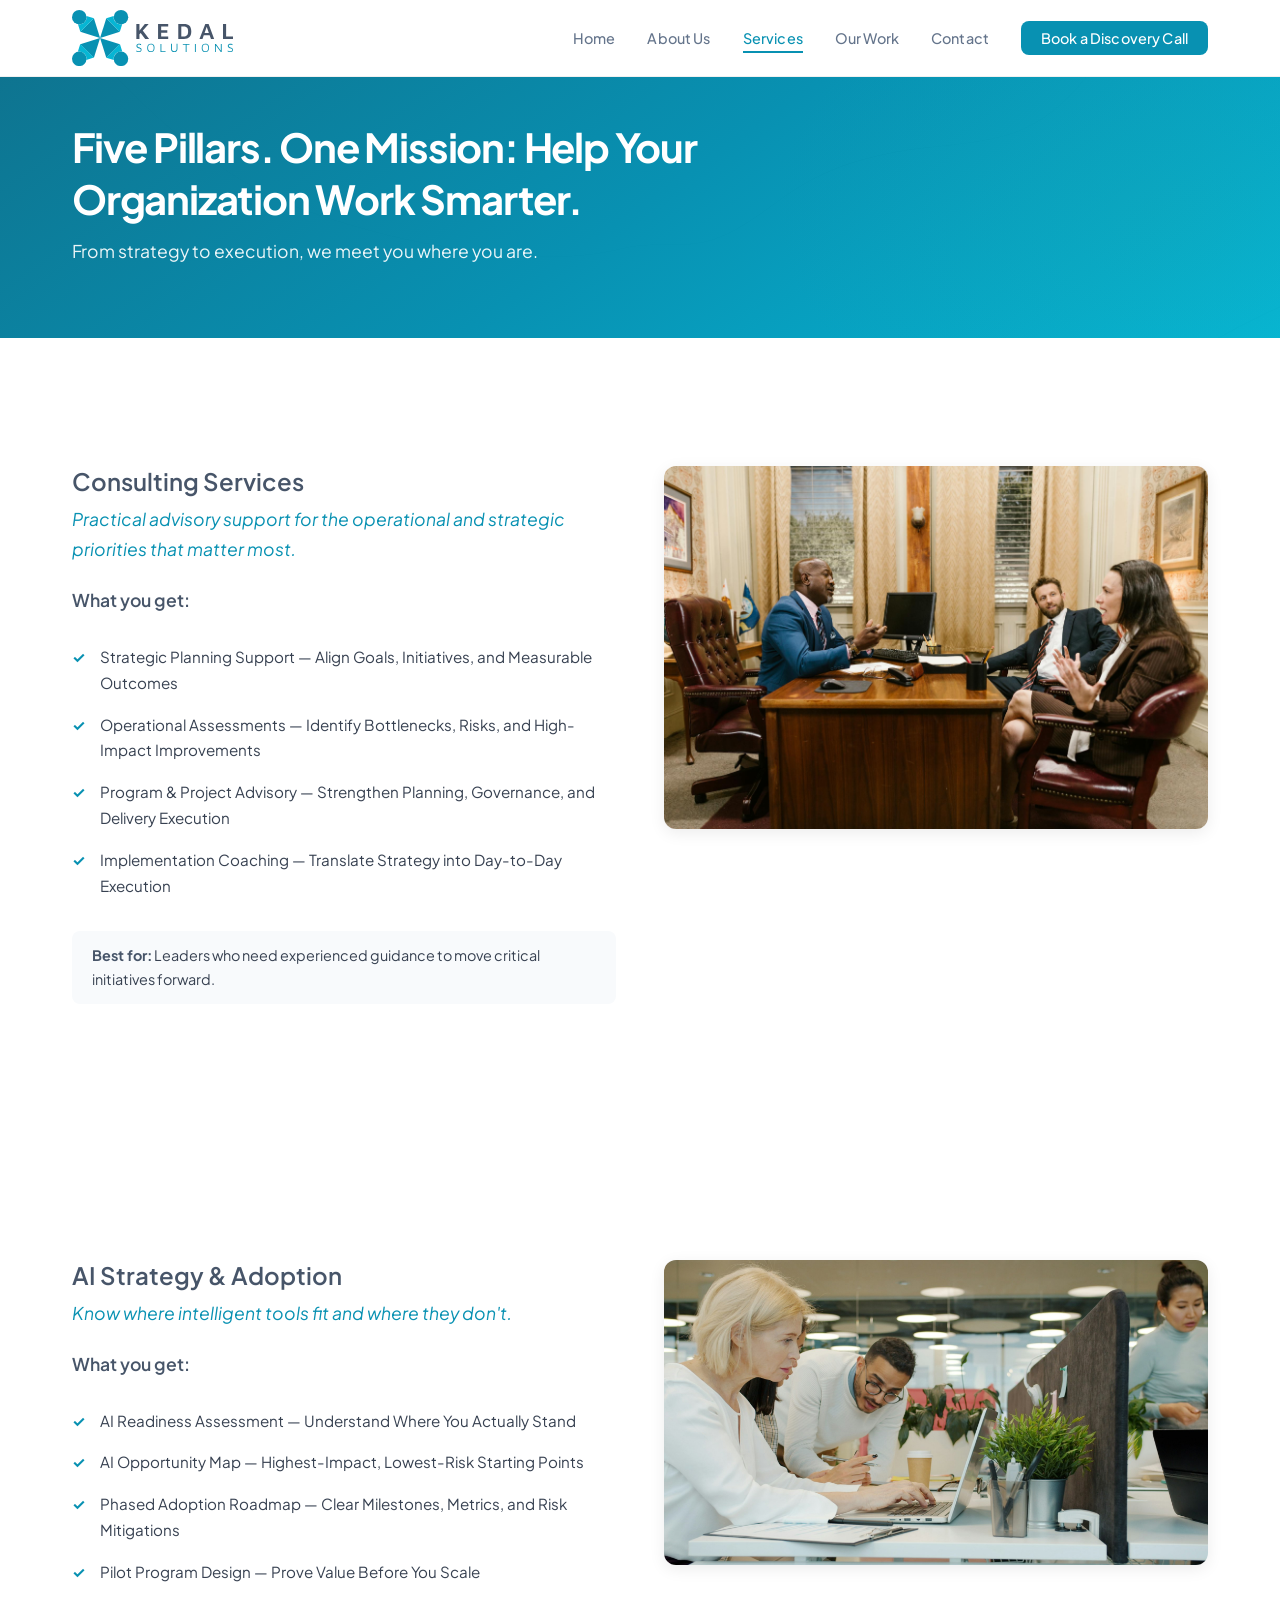
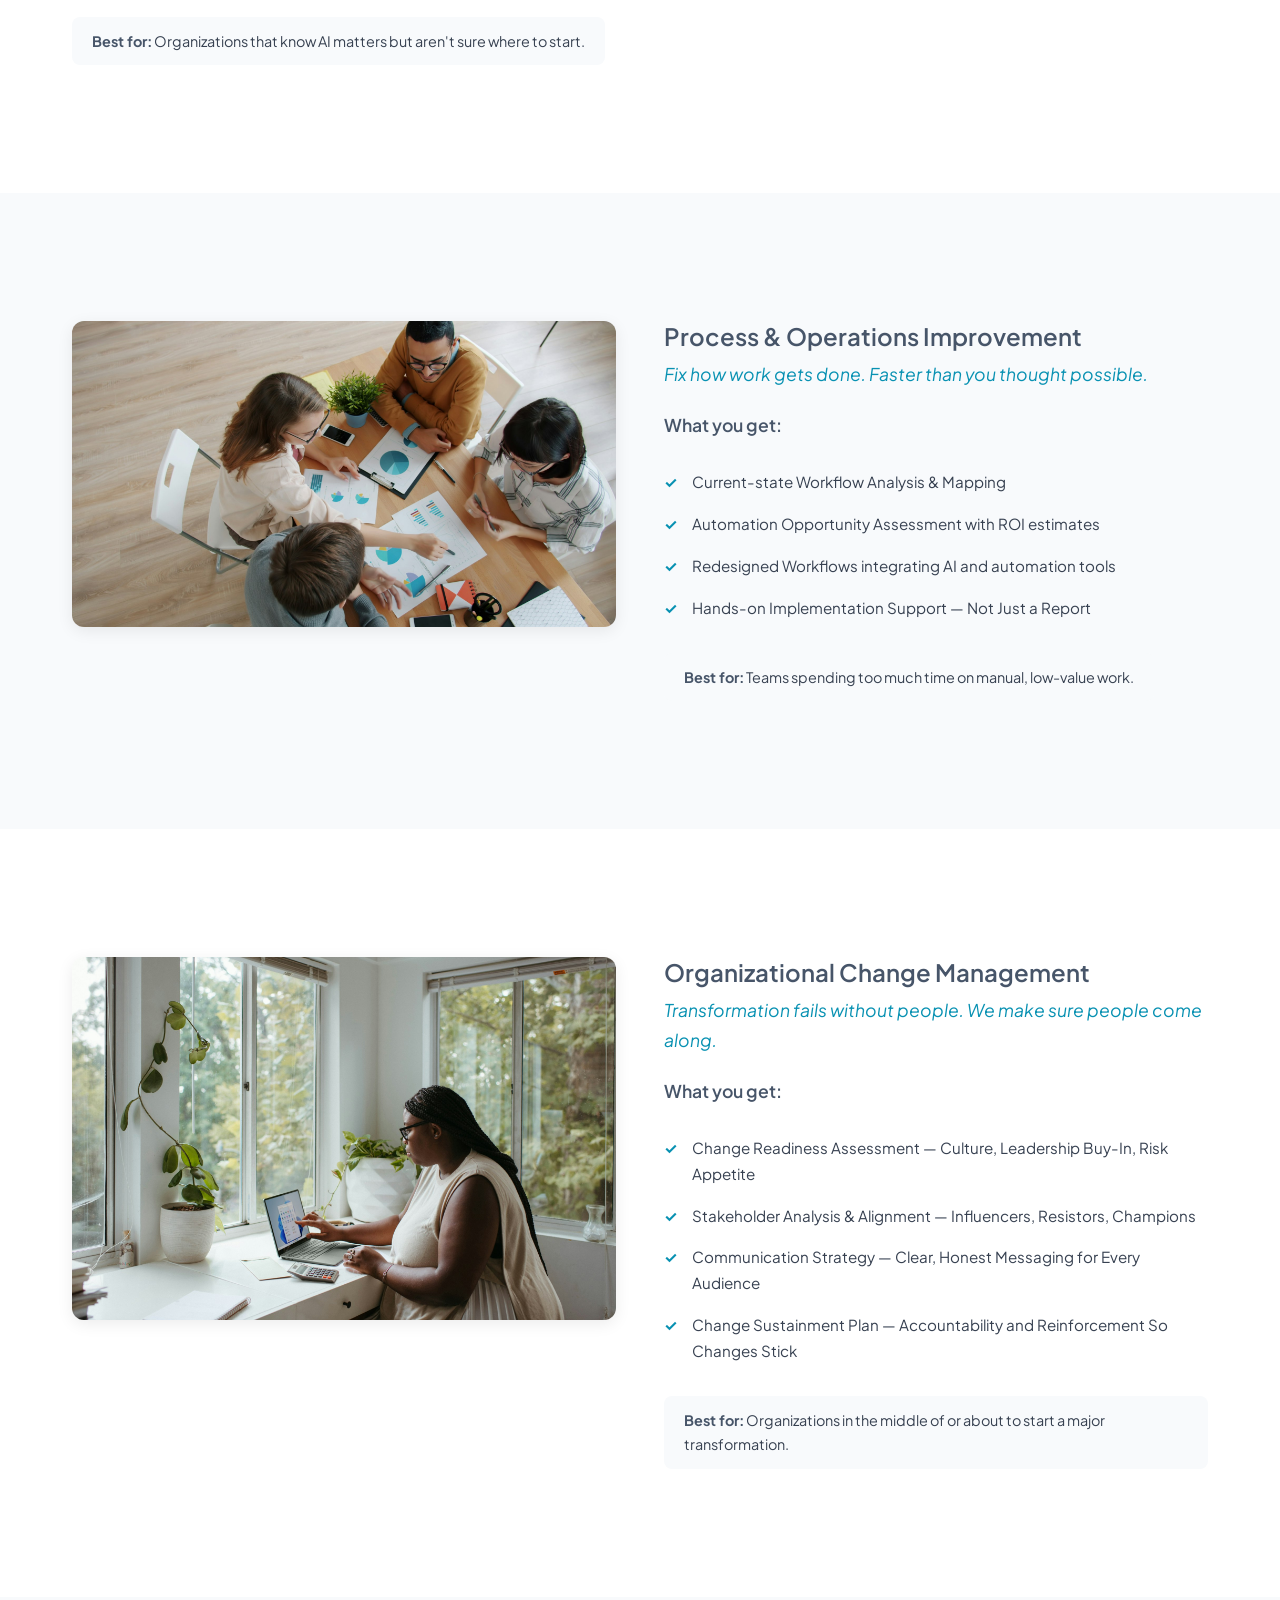
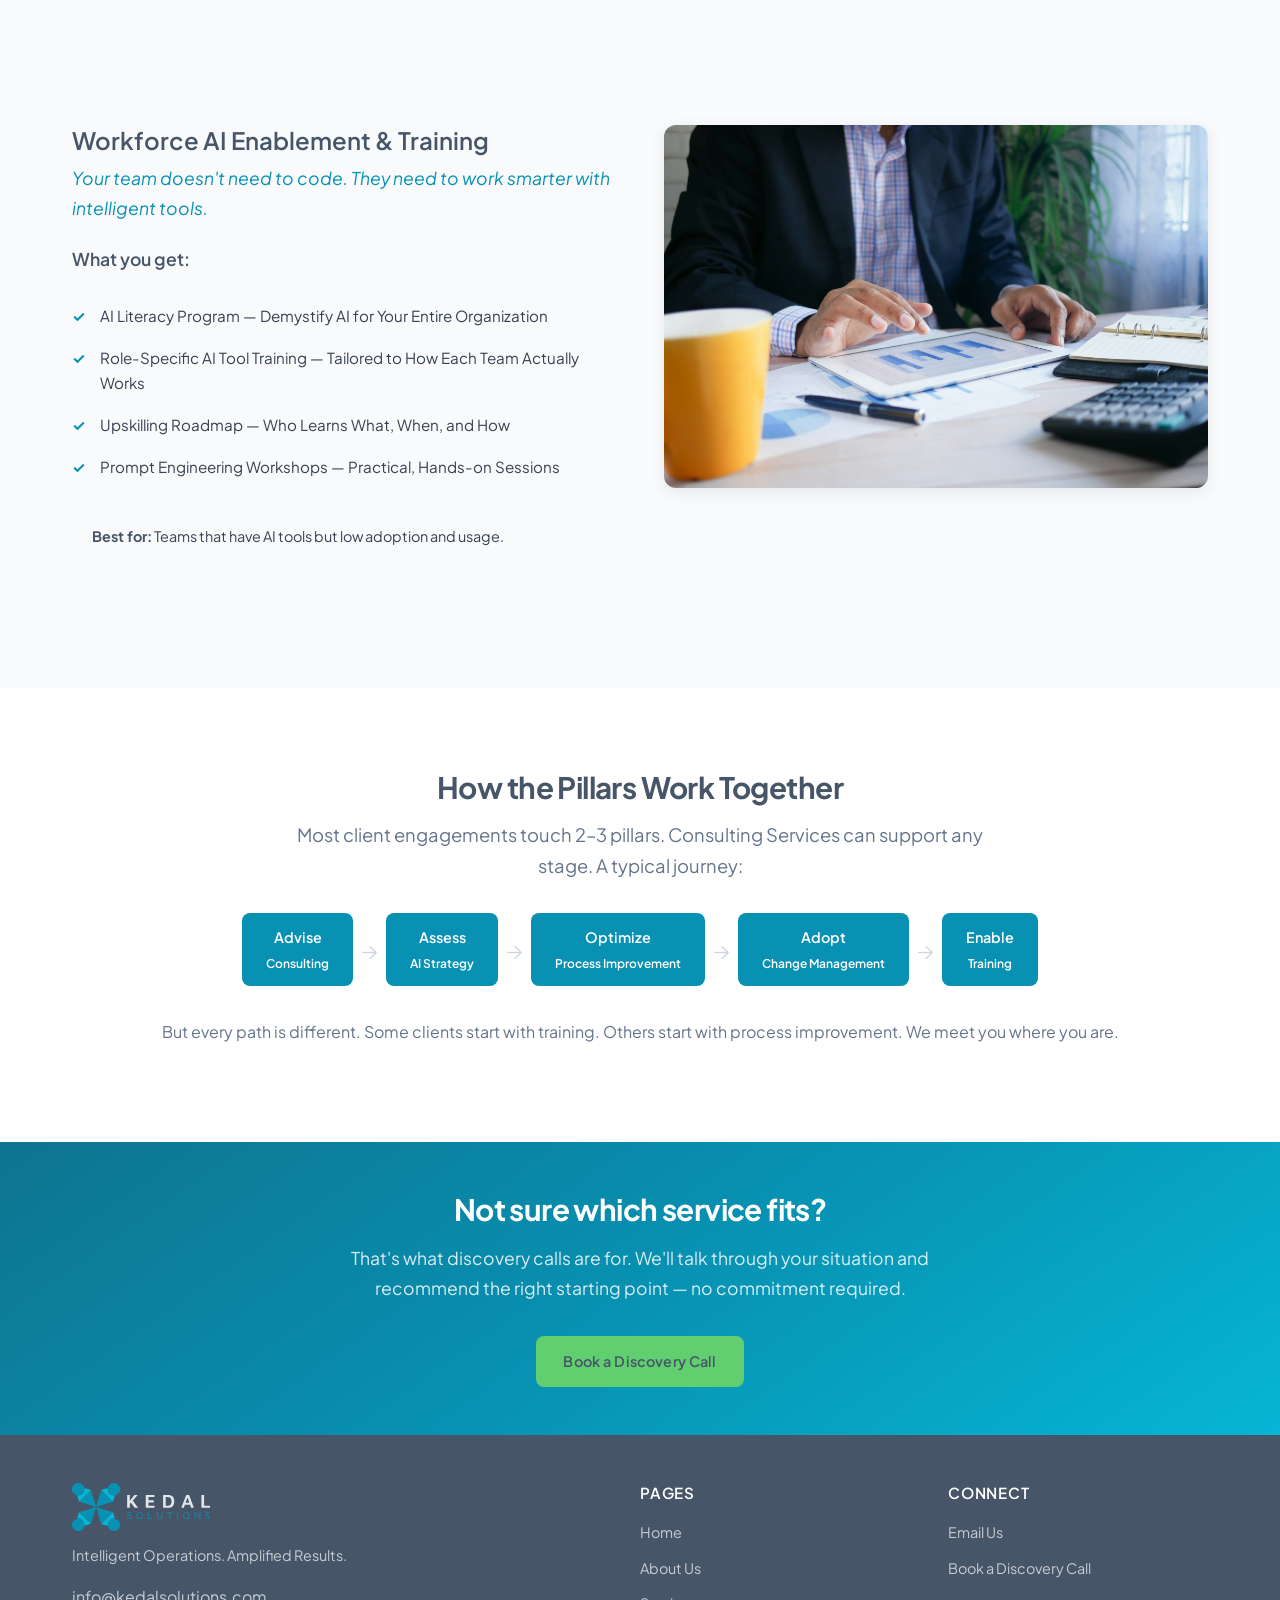
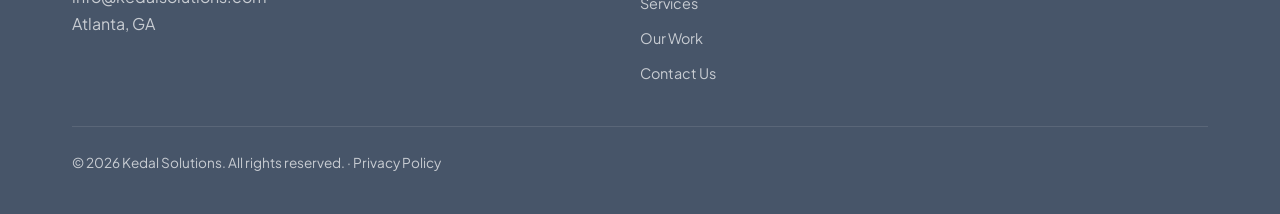
<file: services.html>
<!DOCTYPE html>
<html lang="en">
<head>
  <meta charset="UTF-8">
  <meta name="viewport" content="width=device-width, initial-scale=1.0">
  <title>Services — Kedal Solutions</title>
  <meta name="description" content="Management consulting services: Strategy, AI Adoption, Process Improvement, Change Management, and Workforce Enablement.">
  <link rel="preconnect" href="https://fonts.googleapis.com">
  <link rel="preconnect" href="https://fonts.gstatic.com" crossorigin>
  <link href="https://fonts.googleapis.com/css2?family=Plus+Jakarta+Sans:wght@400;500;600;700&family=Inter:wght@400;500;600;700&display=swap" rel="stylesheet">
  <link rel="icon" type="image/svg+xml" href="images/favicon.svg">
  <link rel="stylesheet" href="css/style.css">
</head>
<body>

  <!-- Navigation -->
  <nav class="navbar">
    <div class="container">
      <a href="index.html" class="navbar__logo"><img src="images/logo.svg" alt="Kedal Solutions"></a>
      <button class="navbar__toggle" aria-label="Toggle menu" aria-expanded="false">
        <span></span><span></span><span></span>
      </button>
      <ul class="navbar__links">
        <li><a href="index.html">Home</a></li>
        <li><a href="about.html">About Us</a></li>
        <li><a href="services.html">Services</a></li>
        <li><a href="customers.html">Our Work</a></li>
        <li><a href="contact.html">Contact</a></li>
        <li><a href="contact.html" class="navbar__cta">Book a Discovery Call</a></li>
      </ul>
    </div>
  </nav>

  <!-- Hero -->
  <section class="hero">
    <div class="container">
      <h1>Five Pillars. One Mission: Help Your Organization Work Smarter.</h1>
      <p class="hero__subtitle">From strategy to execution, we meet you where you are.</p>
    </div>
  </section>

  <!-- Service 1: Consulting Services -->
  <section class="section">
    <div class="container">
      <div class="service-detail">
        <div class="service-detail__content">
          <div>
            <h3>Consulting Services</h3>
            <p class="service-detail__tagline">Practical advisory support for the operational and strategic priorities that matter most.</p>

            <h4>What you get:</h4>
            <ul class="deliverables-list">
              <li>Strategic Planning Support — Align Goals, Initiatives, and Measurable Outcomes</li>
              <li>Operational Assessments — Identify Bottlenecks, Risks, and High-Impact Improvements</li>
              <li>Program &amp; Project Advisory — Strengthen Planning, Governance, and Delivery Execution</li>
              <li>Implementation Coaching — Translate Strategy into Day-to-Day Execution</li>
            </ul>

            <div class="service-meta">
              <div class="service-meta__item"><strong>Best for:</strong> Leaders who need experienced guidance to move critical initiatives forward.</div>
            </div>
          </div>
          <div class="service-detail__image">
            <img src="images/general-consulting.jpg" alt="General Consulting Services">
          </div>
        </div>
      </div>
    </div>
  </section>

  <!-- Service 2: AI Strategy -->
  <section class="section">
    <div class="container">
      <div class="service-detail">
        <div class="service-detail__content">
          <div>
            <h3>AI Strategy &amp; Adoption</h3>
            <p class="service-detail__tagline">Know where intelligent tools fit and where they don't.</p>

            <h4>What you get:</h4>
            <ul class="deliverables-list">
              <li>AI Readiness Assessment — Understand Where You Actually Stand</li>
              <li>AI Opportunity Map — Highest-Impact, Lowest-Risk Starting Points</li>
              <li>Phased Adoption Roadmap — Clear Milestones, Metrics, and Risk Mitigations</li>
              <li>Pilot Program Design — Prove Value Before You Scale</li>
            </ul>

            <div class="service-meta">
              <div class="service-meta__item"><strong>Best for:</strong> Organizations that know AI matters but aren't sure where to start.</div>
            </div>
          </div>
          <div class="service-detail__image">
            <img src="images/coworking-laptops.jpg" alt="AI Strategy and Adoption">
          </div>
        </div>
      </div>
    </div>
  </section>

  <!-- Service 3: Process Improvement -->
  <section class="section section--gray">
    <div class="container">
      <div class="service-detail">
        <div class="service-detail__content service-detail__content--reverse">
          <div>
            <h3>Process &amp; Operations Improvement</h3>
            <p class="service-detail__tagline">Fix how work gets done. Faster than you thought possible.</p>

            <h4>What you get:</h4>
            <ul class="deliverables-list">
              <li>Current-state Workflow Analysis &amp; Mapping</li>
              <li>Automation Opportunity Assessment with ROI estimates</li>
              <li>Redesigned Workflows integrating AI and automation tools</li>
              <li>Hands-on Implementation Support — Not Just a Report</li>
            </ul>

            <div class="service-meta">
              <div class="service-meta__item"><strong>Best for:</strong> Teams spending too much time on manual, low-value work.</div>
            </div>
          </div>
          <div class="service-detail__image">
            <img src="images/overhead-charts.jpg" alt="Process and Operations Improvement">
          </div>
        </div>
      </div>
    </div>
  </section>

  <!-- Service 4: Change Management -->
  <section class="section">
    <div class="container">
      <div class="service-detail">
        <div class="service-detail__content service-detail__content--reverse">
          <div>
            <h3>Organizational Change Management</h3>
            <p class="service-detail__tagline">Transformation fails without people. We make sure people come along.</p>

            <h4>What you get:</h4>
            <ul class="deliverables-list">
              <li>Change Readiness Assessment — Culture, Leadership Buy-In, Risk Appetite</li>
              <li>Stakeholder Analysis &amp; Alignment — Influencers, Resistors, Champions</li>
              <li>Communication Strategy — Clear, Honest Messaging for Every Audience</li>
              <li>Change Sustainment Plan — Accountability and Reinforcement So Changes Stick</li>
            </ul>

            <div class="service-meta">
              <div class="service-meta__item"><strong>Best for:</strong> Organizations in the middle of or about to start a major transformation.</div>
            </div>
          </div>
          <div class="service-detail__image">
            <img src="images/change-management.jpg" alt="Organizational Change Management">
          </div>
        </div>
      </div>
    </div>
  </section>

  <!-- Service 5: Workforce AI Enablement -->
  <section class="section section--gray">
    <div class="container">
      <div class="service-detail">
        <div class="service-detail__content">
          <div>
            <h3>Workforce AI Enablement &amp; Training</h3>
            <p class="service-detail__tagline">Your team doesn't need to code. They need to work smarter with intelligent tools.</p>

            <h4>What you get:</h4>
            <ul class="deliverables-list">
              <li>AI Literacy Program — Demystify AI for Your Entire Organization</li>
              <li>Role-Specific AI Tool Training — Tailored to How Each Team Actually Works</li>
              <li>Upskilling Roadmap — Who Learns What, When, and How</li>
              <li>Prompt Engineering Workshops — Practical, Hands-on Sessions</li>
            </ul>

            <div class="service-meta">
              <div class="service-meta__item"><strong>Best for:</strong> Teams that have AI tools but low adoption and usage.</div>
            </div>
          </div>
          <div class="service-detail__image">
            <img src="images/workforce-training.jpg" alt="Workforce AI Enablement and Training">
          </div>
        </div>
      </div>
    </div>
  </section>

  <!-- How Pillars Work Together -->
  <section class="section">
    <div class="container text-center">
      <h2>How the Pillars Work Together</h2>
      <p class="section-subtitle">Most client engagements touch 2–3 pillars. Consulting Services can support any stage. A typical journey:</p>
      <div class="pillar-flow">
        <div class="pillar-flow__step">Advise<br><small>Consulting</small></div>
        <span class="pillar-flow__arrow">→</span>
        <div class="pillar-flow__step">Assess<br><small>AI Strategy</small></div>
        <span class="pillar-flow__arrow">→</span>
        <div class="pillar-flow__step">Optimize<br><small>Process Improvement</small></div>
        <span class="pillar-flow__arrow">→</span>
        <div class="pillar-flow__step">Adopt<br><small>Change Management</small></div>
        <span class="pillar-flow__arrow">→</span>
        <div class="pillar-flow__step">Enable<br><small>Training</small></div>
      </div>
      <p style="margin-top: 2rem; color: var(--gray-500);">But every path is different. Some clients start with training. Others start with process improvement. We meet you where you are.</p>
    </div>
  </section>

  <!-- CTA -->
  <section class="cta-banner">
    <div class="container">
      <h2>Not sure which service fits?</h2>
      <p>That's what discovery calls are for. We'll talk through your situation and recommend the right starting point — no commitment required.</p>
      <div class="cta-banner__actions">
        <a href="contact.html" class="btn btn--gold">Book a Discovery Call</a>
      </div>
    </div>
  </section>

  <!-- Footer -->
  <footer class="footer">
    <div class="container">
      <div class="footer__grid">
        <div>
          <div class="footer__brand"><img src="images/logo-light.svg" alt="Kedal Solutions"></div>
          <p class="footer__tagline">Intelligent Operations. Amplified Results.</p>
          <p>info@kedalsolutions.com<br>Atlanta, GA</p>
        </div>
        <div>
          <h4>Pages</h4>
          <ul class="footer__links">
            <li><a href="index.html">Home</a></li>
            <li><a href="about.html">About Us</a></li>
            <li><a href="services.html">Services</a></li>
            <li><a href="customers.html">Our Work</a></li>
            <li><a href="contact.html">Contact Us</a></li>
          </ul>
        </div>
        <div>
          <h4>Connect</h4>
          <ul class="footer__links">
            <li><a href="mailto:info@kedalsolutions.com">Email Us</a></li>
            <li><a href="contact.html">Book a Discovery Call</a></li>
          </ul>
        </div>
      </div>
      <div class="footer__bottom">
        <p>&copy; 2026 Kedal Solutions. All rights reserved. · Privacy Policy</p>
      </div>
    </div>
  </footer>

  <script src="js/main.js"></script>
</body>
</html>
</file>
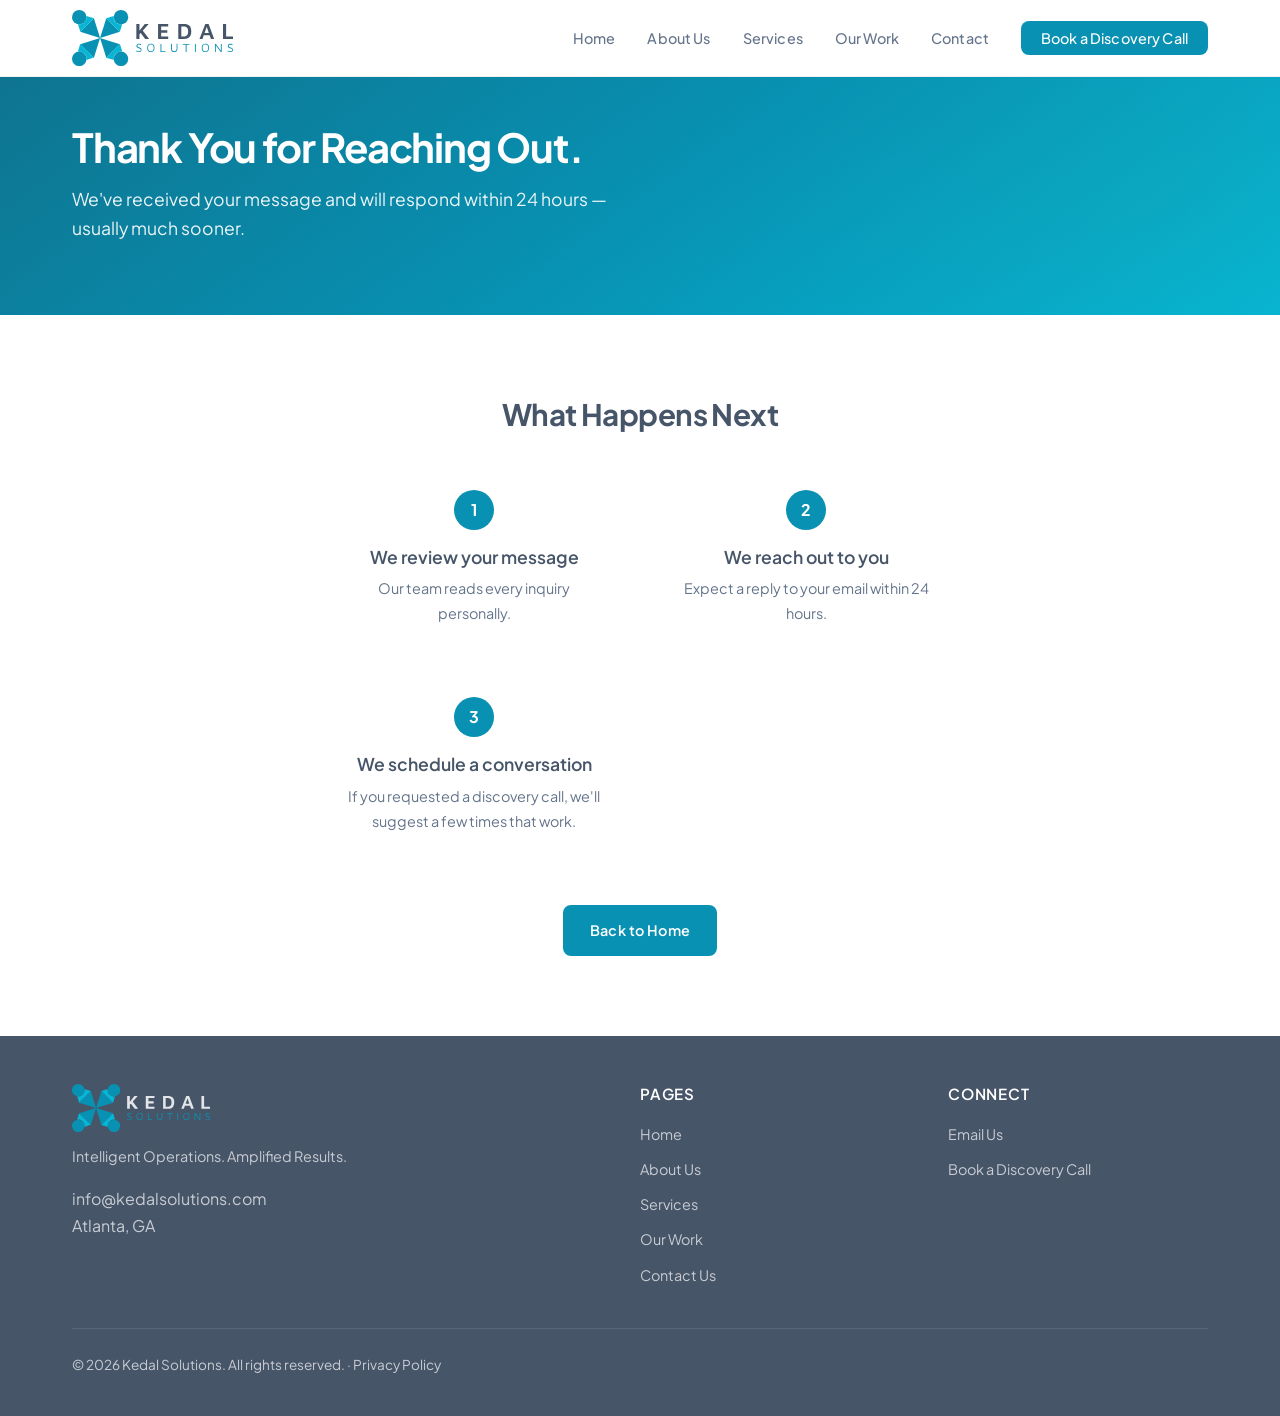
<file: thank-you.html>
<!DOCTYPE html>
<html lang="en">
<head>
  <meta charset="UTF-8">
  <meta name="viewport" content="width=device-width, initial-scale=1.0">
  <title>Thank You — Kedal Solutions</title>
  <meta name="description" content="Thank you for reaching out to Kedal Solutions. We'll be in touch shortly.">
  <link rel="preconnect" href="https://fonts.googleapis.com">
  <link rel="preconnect" href="https://fonts.gstatic.com" crossorigin>
  <link href="https://fonts.googleapis.com/css2?family=Plus+Jakarta+Sans:wght@400;500;600;700&family=Inter:wght@400;500;600;700&display=swap" rel="stylesheet">
  <link rel="icon" type="image/svg+xml" href="images/favicon.svg">
  <link rel="stylesheet" href="css/style.css">
</head>
<body>

  <!-- Navigation -->
  <nav class="navbar">
    <div class="container">
      <a href="index.html" class="navbar__logo"><img src="images/logo.svg" alt="Kedal Solutions"></a>
      <button class="navbar__toggle" aria-label="Toggle menu" aria-expanded="false">
        <span></span><span></span><span></span>
      </button>
      <ul class="navbar__links">
        <li><a href="index.html">Home</a></li>
        <li><a href="about.html">About Us</a></li>
        <li><a href="services.html">Services</a></li>
        <li><a href="customers.html">Our Work</a></li>
        <li><a href="contact.html">Contact</a></li>
        <li><a href="contact.html" class="navbar__cta">Book a Discovery Call</a></li>
      </ul>
    </div>
  </nav>

  <!-- Thank You Section -->
  <section class="hero">
    <div class="container">
      <h1>Thank You for Reaching Out.</h1>
      <p class="hero__subtitle">We've received your message and will respond within 24 hours — usually much sooner.</p>
    </div>
  </section>

  <section class="section">
    <div class="container text-center">
      <div style="max-width: 640px; margin: 0 auto;">
        <h2>What Happens Next</h2>
        <div class="expect-steps" style="margin-top: 2rem;">
          <div class="expect-step">
            <div class="expect-step__number">1</div>
            <h4>We review your message</h4>
            <p>Our team reads every inquiry personally.</p>
          </div>
          <div class="expect-step">
            <div class="expect-step__number">2</div>
            <h4>We reach out to you</h4>
            <p>Expect a reply to your email within 24 hours.</p>
          </div>
          <div class="expect-step">
            <div class="expect-step__number">3</div>
            <h4>We schedule a conversation</h4>
            <p>If you requested a discovery call, we'll suggest a few times that work.</p>
          </div>
        </div>
        <div style="margin-top: 3rem;">
          <a href="index.html" class="btn btn--primary">Back to Home</a>
        </div>
      </div>
    </div>
  </section>

  <!-- Footer -->
  <footer class="footer">
    <div class="container">
      <div class="footer__grid">
        <div>
          <div class="footer__brand"><img src="images/logo-light.svg" alt="Kedal Solutions"></div>
          <p class="footer__tagline">Intelligent Operations. Amplified Results.</p>
          <p>info@kedalsolutions.com<br>Atlanta, GA</p>
        </div>
        <div>
          <h4>Pages</h4>
          <ul class="footer__links">
            <li><a href="index.html">Home</a></li>
            <li><a href="about.html">About Us</a></li>
            <li><a href="services.html">Services</a></li>
            <li><a href="customers.html">Our Work</a></li>
            <li><a href="contact.html">Contact Us</a></li>
          </ul>
        </div>
        <div>
          <h4>Connect</h4>
          <ul class="footer__links">
            <li><a href="mailto:info@kedalsolutions.com">Email Us</a></li>
            <li><a href="contact.html">Book a Discovery Call</a></li>
          </ul>
        </div>
      </div>
      <div class="footer__bottom">
        <p>&copy; 2026 Kedal Solutions. All rights reserved. · Privacy Policy</p>
      </div>
    </div>
  </footer>

  <script src="js/main.js"></script>
</body>
</html>
</file>
<file: css/style.css>
/* ========================================
   Kedal Solutions — Main Stylesheet
   ======================================== */

/* --- CSS Variables --- */
:root {
  --navy: #475569;
  --navy-light: #54595f;
  --teal: #0891B2;
  --teal-light: #06B6D4;
  --teal-dark: #0e7490;
  --accent-green: #61CE70;
  --accent-green-light: #7dd98a;
  --white: #ffffff;
  --off-white: #f8fafc;
  --gray-100: #f1f5f9;
  --gray-200: #e2e8f0;
  --gray-300: #cbd5e1;
  --gray-500: #64748b;
  --gray-700: #374151;
  --gray-900: #111827;
  --font-heading: 'Plus Jakarta Sans', 'Inter', system-ui, sans-serif;
  --font-body: 'Plus Jakarta Sans', 'Inter', system-ui, sans-serif;
  --max-width: 1200px;
  --transition: 0.25s ease;
  --shadow-sm: 0 1px 3px rgba(0,0,0,0.06);
  --shadow-md: 0 4px 16px rgba(0,0,0,0.08);
  --shadow-lg: 0 12px 32px rgba(0,0,0,0.1);
  --radius: 12px;
  --radius-lg: 16px;
}

/* --- Reset & Base --- */
*, *::before, *::after {
  box-sizing: border-box;
  margin: 0;
  padding: 0;
}

html {
  scroll-behavior: smooth;
  font-size: 16px;
}

body {
  font-family: var(--font-body);
  color: var(--gray-700);
  line-height: 1.7;
  background: var(--white);
}

img {
  max-width: 100%;
  height: auto;
  display: block;
}

a {
  color: var(--teal);
  text-decoration: none;
  transition: color var(--transition);
}

a:hover {
  color: var(--teal-dark);
}

h1, h2, h3, h4 {
  font-family: var(--font-heading);
  color: var(--navy);
  line-height: 1.3;
}

h1 { font-size: 2.5rem; font-weight: 700; letter-spacing: -0.03em; }
h2 { font-size: 1.85rem; font-weight: 700; letter-spacing: -0.02em; }
h3 { font-size: 1.35rem; font-weight: 600; }
h4 { font-size: 1.1rem; font-weight: 600; }

p {
  margin-bottom: 1rem;
  font-weight: 400;
}

/* --- Utility --- */
.container {
  max-width: var(--max-width);
  margin: 0 auto;
  padding: 0 2rem;
}

.section {
  padding: 5rem 0;
}

.section--gray {
  background: var(--off-white);
}

.section--navy {
  background: var(--navy);
  color: var(--white);
}

.section--navy h2,
.section--navy h3 {
  color: var(--white);
}

.text-center {
  text-align: center;
}

.text-teal {
  color: var(--teal);
}

.section-subtitle {
  font-size: 1.15rem;
  color: var(--gray-500);
  max-width: 700px;
  margin: 0.75rem auto 0;
}

/* --- Buttons --- */
.btn {
  display: inline-block;
  padding: 0.7rem 1.6rem;
  border-radius: 8px;
  font-weight: 600;
  font-size: 0.9rem;
  cursor: pointer;
  transition: all var(--transition);
  border: 2px solid transparent;
  text-align: center;
  font-family: var(--font-body);
  letter-spacing: 0.01em;
}

.btn--primary {
  background: var(--teal);
  color: var(--white);
  border-color: var(--teal);
}

.btn--primary:hover {
  background: var(--teal-dark);
  border-color: var(--teal-dark);
  color: var(--white);
}

.btn--outline {
  background: transparent;
  color: var(--teal);
  border-color: var(--teal);
}

.btn--outline:hover {
  background: var(--teal);
  color: var(--white);
}

.btn--white {
  background: var(--white);
  color: var(--navy);
  border-color: var(--white);
}

.btn--white:hover {
  background: var(--gray-100);
  border-color: var(--gray-100);
}

.btn--gold {
  background: var(--accent-green);
  color: var(--navy);
  border-color: var(--accent-green);
}

.btn--gold:hover {
  background: var(--accent-green-light);
  border-color: var(--accent-green-light);
}

/* --- Navigation --- */
.navbar {
  background: rgba(255,255,255,0.92);
  backdrop-filter: blur(12px);
  -webkit-backdrop-filter: blur(12px);
  border-bottom: 1px solid rgba(0,0,0,0.06);
  position: sticky;
  top: 0;
  z-index: 1000;
}

.navbar .container {
  display: flex;
  align-items: center;
  justify-content: space-between;
  padding-top: 0;
  padding-bottom: 0;
  height: 76px;
}

.navbar__logo {
  display: flex;
  align-items: center;
}

.navbar__logo img {
  height: 56px;
  width: auto;
}

.navbar__links {
  display: flex;
  list-style: none;
  gap: 2rem;
  align-items: center;
}

.navbar__links a {
  color: var(--gray-500);
  font-weight: 500;
  font-size: 0.9rem;
  padding: 0.25rem 0;
  border-bottom: 2px solid transparent;
  transition: all var(--transition);
  letter-spacing: 0.01em;
}

.navbar__links a:hover,
.navbar__links a.active {
  color: var(--teal);
  border-bottom-color: var(--teal);
}

.navbar__cta {
  background: var(--teal) !important;
  color: var(--white) !important;
  padding: 0.5rem 1.25rem !important;
  border-radius: 8px !important;
  border-bottom: none !important;
}

.navbar__cta:hover {
  background: var(--teal-dark) !important;
}

/* Mobile menu toggle */
.navbar__toggle {
  display: none;
  background: none;
  border: none;
  cursor: pointer;
  padding: 0.5rem;
}

.navbar__toggle span {
  display: block;
  width: 24px;
  height: 2px;
  background: var(--navy);
  margin: 5px 0;
  transition: var(--transition);
}

/* --- Hero --- */
.hero {
  background: linear-gradient(145deg, #0e7490 0%, #0891B2 50%, #06B6D4 100%);
  color: var(--white);
  padding: 2.75rem 0;
  position: relative;
  overflow: hidden;
}

.hero::before {
  content: '';
  position: absolute;
  top: 0;
  left: 0;
  right: 0;
  bottom: 0;
  background: url('../images/hero-bg-pattern.png') repeat;
  opacity: 0.06;
  pointer-events: none;
}

.hero::after {
  content: '';
  position: absolute;
  top: -50%;
  right: -20%;
  width: 60%;
  height: 200%;
  background: radial-gradient(ellipse, rgba(42, 157, 143, 0.12) 0%, transparent 70%);
  pointer-events: none;
}

.hero .container {
  position: relative;
  z-index: 1;
}

.hero h1 {
  color: var(--white);
  font-size: 2.5rem;
  font-weight: 700;
  margin-bottom: 0.75rem;
  max-width: 650px;
  letter-spacing: -0.03em;
}

.hero__subtitle {
  font-size: 1.1rem;
  color: rgba(255, 255, 255, 0.92);
  max-width: 560px;
  margin-bottom: 1.75rem;
  line-height: 1.65;
  font-weight: 400;
}

.hero__actions {
  display: flex;
  gap: 1rem;
  flex-wrap: wrap;
}

/* --- Service Cards Grid --- */
.cards-grid {
  display: grid;
  grid-template-columns: repeat(auto-fit, minmax(260px, 1fr));
  gap: 2rem;
  margin-top: 2.5rem;
}

.card {
  background: var(--white);
  border-radius: var(--radius);
  padding: 1.75rem;
  box-shadow: var(--shadow-sm);
  border: 1px solid var(--gray-200);
  transition: transform var(--transition), box-shadow var(--transition);
}

.card:hover {
  transform: translateY(-3px);
  box-shadow: var(--shadow-lg);
  border-color: var(--gray-300);
}

.card__icon {
  width: 44px;
  height: 44px;
  background: rgba(8, 145, 178, 0.08);
  border-radius: 10px;
  display: flex;
  align-items: center;
  justify-content: center;
  margin-bottom: 1rem;
  font-size: 1.35rem;
  color: var(--teal);
}

.card h3 {
  margin-bottom: 0.75rem;
}

.card p {
  color: var(--gray-500);
  font-size: 0.95rem;
  margin-bottom: 0;
}

/* --- Comparison Table --- */
.comparison-table {
  width: 100%;
  border-collapse: collapse;
  margin-top: 2rem;
  background: var(--white);
  border-radius: var(--radius);
  overflow: hidden;
  box-shadow: var(--shadow-md);
}

.comparison-table th,
.comparison-table td {
  padding: 1rem 1.5rem;
  text-align: left;
  border-bottom: 1px solid var(--gray-200);
}

.comparison-table th {
  background: var(--navy);
  color: var(--white);
  font-weight: 600;
  font-size: 0.9rem;
  text-transform: uppercase;
  letter-spacing: 0.03em;
}

.comparison-table td:first-child {
  font-weight: 600;
  color: var(--navy);
  width: 25%;
}

.comparison-table td:last-child {
  color: var(--teal-dark);
  font-weight: 500;
}

.comparison-table tbody tr:hover {
  background: var(--off-white);
}

/* --- Industries Tags --- */
.industries-list {
  display: flex;
  flex-wrap: wrap;
  gap: 0.75rem;
  list-style: none;
  margin-top: 1.5rem;
  justify-content: center;
}

.industries-list li {
  background: rgba(42, 157, 143, 0.1);
  color: var(--teal-dark);
  padding: 0.5rem 1.25rem;
  border-radius: 50px;
  font-weight: 500;
  font-size: 0.95rem;
}

/* --- CTA Banner --- */
.cta-banner {
  background: linear-gradient(145deg, #0e7490 0%, #0891B2 50%, #06B6D4 100%);
  color: var(--white);
  padding: 3rem 0;
  text-align: center;
}

.cta-banner h2 {
  color: var(--white);
  margin-bottom: 1rem;
}

.cta-banner p {
  color: rgba(255, 255, 255, 0.85);
  font-size: 1.1rem;
  max-width: 600px;
  margin: 0 auto 2rem;
}

.cta-banner__actions {
  display: flex;
  gap: 1rem;
  justify-content: center;
  flex-wrap: wrap;
}

/* --- About Story --- */
.story-block {
  max-width: 800px;
  margin: 0 auto;
}

.story-block p {
  font-size: 1.05rem;
  margin-bottom: 1.25rem;
}

/* --- Approach Steps --- */
.approach-grid {
  display: grid;
  grid-template-columns: repeat(auto-fit, minmax(260px, 1fr));
  gap: 2rem;
  margin-top: 2.5rem;
}

.approach-step {
  padding: 1.75rem;
  background: var(--white);
  border-radius: var(--radius);
  border-left: 3px solid var(--teal);
  box-shadow: var(--shadow-sm);
  transition: box-shadow var(--transition);
}

.approach-step:hover {
  box-shadow: var(--shadow-md);
}

.approach-step__number {
  display: inline-block;
  background: var(--teal);
  color: var(--white);
  width: 32px;
  height: 32px;
  border-radius: 50%;
  text-align: center;
  line-height: 32px;
  font-weight: 700;
  font-size: 0.9rem;
  margin-bottom: 0.75rem;
}

.approach-step h3 {
  margin-bottom: 0.5rem;
}

.approach-step p {
  color: var(--gray-500);
  font-size: 0.95rem;
  margin-bottom: 0;
}

/* --- Values List --- */
.values-list {
  list-style: none;
  max-width: 700px;
  margin: 2rem auto 0;
}

.values-list li {
  padding: 0.75rem 0;
  border-bottom: 1px solid var(--gray-200);
  font-size: 1.05rem;
}

.values-list li strong {
  color: var(--navy);
}

/* --- Service Detail --- */
.service-detail {
  padding: 3rem 0;
  border-bottom: 1px solid var(--gray-200);
}

.service-detail:last-child {
  border-bottom: none;
}

.service-detail__content {
  display: grid;
  grid-template-columns: 1fr 1fr;
  gap: 3rem;
  align-items: start;
}

.service-detail__content--reverse {
  direction: rtl;
}

.service-detail__content--reverse > * {
  direction: ltr;
}

.service-detail__image {
  border-radius: var(--radius);
  overflow: hidden;
  box-shadow: var(--shadow-md);
}

.service-detail__image img {
  width: 100%;
  height: 100%;
  object-fit: cover;
  display: block;
}

.service-detail h3 {
  font-size: 1.5rem;
  margin-bottom: 0.5rem;
}

.service-detail__tagline {
  font-size: 1.1rem;
  color: var(--teal);
  font-style: italic;
  margin-bottom: 1.5rem;
}

.deliverables-list {
  list-style: none;
  margin: 1.5rem 0;
}

.deliverables-list li {
  padding: 0.5rem 0 0.5rem 1.75rem;
  position: relative;
  font-size: 0.95rem;
}

.deliverables-list li::before {
  content: '✓';
  position: absolute;
  left: 0;
  color: var(--teal);
  font-weight: 700;
}

.service-meta {
  display: flex;
  gap: 2rem;
  margin-top: 1.5rem;
  flex-wrap: wrap;
}

.service-meta__item {
  background: var(--off-white);
  padding: 0.75rem 1.25rem;
  border-radius: 8px;
  font-size: 0.9rem;
}

.service-meta__item strong {
  color: var(--navy);
}

/* --- Pillar Flow --- */
.pillar-flow {
  display: flex;
  align-items: center;
  justify-content: center;
  gap: 0.5rem;
  margin-top: 2rem;
  flex-wrap: wrap;
}

.pillar-flow__step {
  background: var(--teal);
  color: var(--white);
  padding: 0.75rem 1.5rem;
  border-radius: 8px;
  font-weight: 600;
  font-size: 0.9rem;
  text-align: center;
}

.pillar-flow__arrow {
  color: var(--gray-300);
  font-size: 1.5rem;
  font-weight: 300;
}

/* --- Case Studies --- */
.case-study {
  background: var(--white);
  border-radius: var(--radius);
  padding: 2.25rem;
  box-shadow: var(--shadow-sm);
  border: 1px solid var(--gray-200);
  margin-bottom: 2rem;
  transition: box-shadow var(--transition);
}

.case-study:hover {
  box-shadow: var(--shadow-md);
}

.case-study__label {
  display: inline-block;
  background: rgba(42, 157, 143, 0.1);
  color: var(--teal-dark);
  padding: 0.25rem 0.75rem;
  border-radius: 50px;
  font-size: 0.8rem;
  font-weight: 600;
  text-transform: uppercase;
  letter-spacing: 0.05em;
  margin-bottom: 1rem;
}

.case-study h3 {
  margin-bottom: 1.25rem;
}

.case-study__section {
  margin-bottom: 1.25rem;
}

.case-study__section h4 {
  color: var(--teal);
  margin-bottom: 0.5rem;
}

.case-study__results {
  display: grid;
  grid-template-columns: repeat(auto-fit, minmax(180px, 1fr));
  gap: 1rem;
  margin-top: 1rem;
}

.result-stat {
  background: var(--off-white);
  padding: 1.25rem;
  border-radius: 8px;
  text-align: center;
}

.result-stat__number {
  font-size: 1.75rem;
  font-weight: 800;
  color: var(--teal);
  display: block;
}

.result-stat__label {
  font-size: 0.85rem;
  color: var(--gray-500);
  margin-top: 0.25rem;
}

.case-study blockquote {
  border-left: 3px solid var(--teal);
  padding: 1rem 1.5rem;
  margin: 1.5rem 0 0;
  font-style: italic;
  color: var(--gray-500);
  background: var(--off-white);
  border-radius: 0 8px 8px 0;
}

.case-study--placeholder {
  border-style: dashed;
  opacity: 0.7;
}

/* --- Contact Form --- */
.contact-grid {
  display: grid;
  grid-template-columns: 1fr 1fr;
  gap: 3rem;
  margin-top: 2.5rem;
}

.contact-info__item {
  display: flex;
  align-items: flex-start;
  gap: 1rem;
  margin-bottom: 1.5rem;
}

.contact-info__icon {
  width: 40px;
  height: 40px;
  background: rgba(42, 157, 143, 0.1);
  border-radius: 8px;
  display: flex;
  align-items: center;
  justify-content: center;
  color: var(--teal);
  flex-shrink: 0;
  font-size: 1.1rem;
}

.contact-info__text h4 {
  margin-bottom: 0.15rem;
}

.contact-info__text p {
  margin-bottom: 0;
  color: var(--gray-500);
  font-size: 0.95rem;
}

.contact-form label {
  display: block;
  font-weight: 600;
  color: var(--navy);
  margin-bottom: 0.35rem;
  font-size: 0.9rem;
}

.contact-form input,
.contact-form select,
.contact-form textarea {
  width: 100%;
  padding: 0.75rem 1rem;
  border: 1px solid var(--gray-300);
  border-radius: 6px;
  font-size: 0.95rem;
  font-family: var(--font-body);
  margin-bottom: 1.25rem;
  transition: border-color var(--transition);
}

.contact-form input:focus,
.contact-form select:focus,
.contact-form textarea:focus {
  outline: none;
  border-color: var(--teal);
  box-shadow: 0 0 0 3px rgba(42, 157, 143, 0.1);
}

.contact-form textarea {
  min-height: 120px;
  resize: vertical;
}

/* --- What to Expect (Steps) --- */
.expect-steps {
  display: grid;
  grid-template-columns: repeat(auto-fit, minmax(220px, 1fr));
  gap: 1.5rem;
  margin-top: 2rem;
}

.expect-step {
  text-align: center;
  padding: 1.5rem;
}

.expect-step__number {
  display: inline-block;
  background: var(--teal);
  color: var(--white);
  width: 40px;
  height: 40px;
  border-radius: 50%;
  line-height: 40px;
  font-weight: 700;
  margin-bottom: 1rem;
}

.expect-step h4 {
  margin-bottom: 0.5rem;
}

.expect-step p {
  color: var(--gray-500);
  font-size: 0.9rem;
  margin-bottom: 0;
}

/* --- Footer --- */
.footer {
  background: var(--navy);
  color: rgba(255, 255, 255, 0.7);
  padding: 3rem 0 1.5rem;
}

.footer__grid {
  display: grid;
  grid-template-columns: 2fr 1fr 1fr;
  gap: 3rem;
  margin-bottom: 2rem;
}

.footer__brand {
  margin-bottom: 0.75rem;
}

.footer__brand img {
  height: 48px;
  width: auto;
}

.footer__tagline {
  font-size: 0.9rem;
  margin-bottom: 1rem;
}

.footer h4 {
  color: var(--white);
  margin-bottom: 1rem;
  font-size: 0.95rem;
  text-transform: uppercase;
  letter-spacing: 0.05em;
}

.footer__links {
  list-style: none;
}

.footer__links li {
  margin-bottom: 0.5rem;
}

.footer__links a {
  color: rgba(255, 255, 255, 0.7);
  font-size: 0.9rem;
}

.footer__links a:hover {
  color: var(--teal-light);
}

.footer__bottom {
  border-top: 1px solid rgba(255, 255, 255, 0.1);
  padding-top: 1.5rem;
  display: flex;
  justify-content: space-between;
  align-items: center;
  font-size: 0.85rem;
}

/* --- Responsive --- */
@media (max-width: 768px) {
  h1 { font-size: 1.75rem; }
  h2 { font-size: 1.4rem; }

  .hero { padding: 2rem 0; }
  .hero h1 { font-size: 1.85rem; }
  .section { padding: 3.5rem 0; }

  .navbar__links {
    display: none;
    flex-direction: column;
    position: absolute;
    top: 72px;
    left: 0;
    right: 0;
    background: var(--white);
    padding: 1rem 2rem 2rem;
    border-bottom: 1px solid var(--gray-200);
    box-shadow: 0 4px 12px rgba(0,0,0,0.1);
    gap: 0;
  }

  .navbar__links.open {
    display: flex;
  }

  .navbar__links li {
    padding: 0.75rem 0;
    border-bottom: 1px solid var(--gray-100);
  }

  .navbar__toggle {
    display: block;
  }

  .contact-grid {
    grid-template-columns: 1fr;
  }

  .footer__grid {
    grid-template-columns: 1fr;
    gap: 2rem;
  }

  .footer__bottom {
    flex-direction: column;
    gap: 0.5rem;
    text-align: center;
  }

  .comparison-table {
    font-size: 0.85rem;
  }

  .comparison-table th,
  .comparison-table td {
    padding: 0.75rem;
  }

  .pillar-flow__arrow {
    display: none;
  }

  .pillar-flow {
    flex-direction: column;
  }

  .service-detail__content {
    grid-template-columns: 1fr;
  }

  .service-detail__content--reverse {
    direction: ltr;
  }
}
</file>
